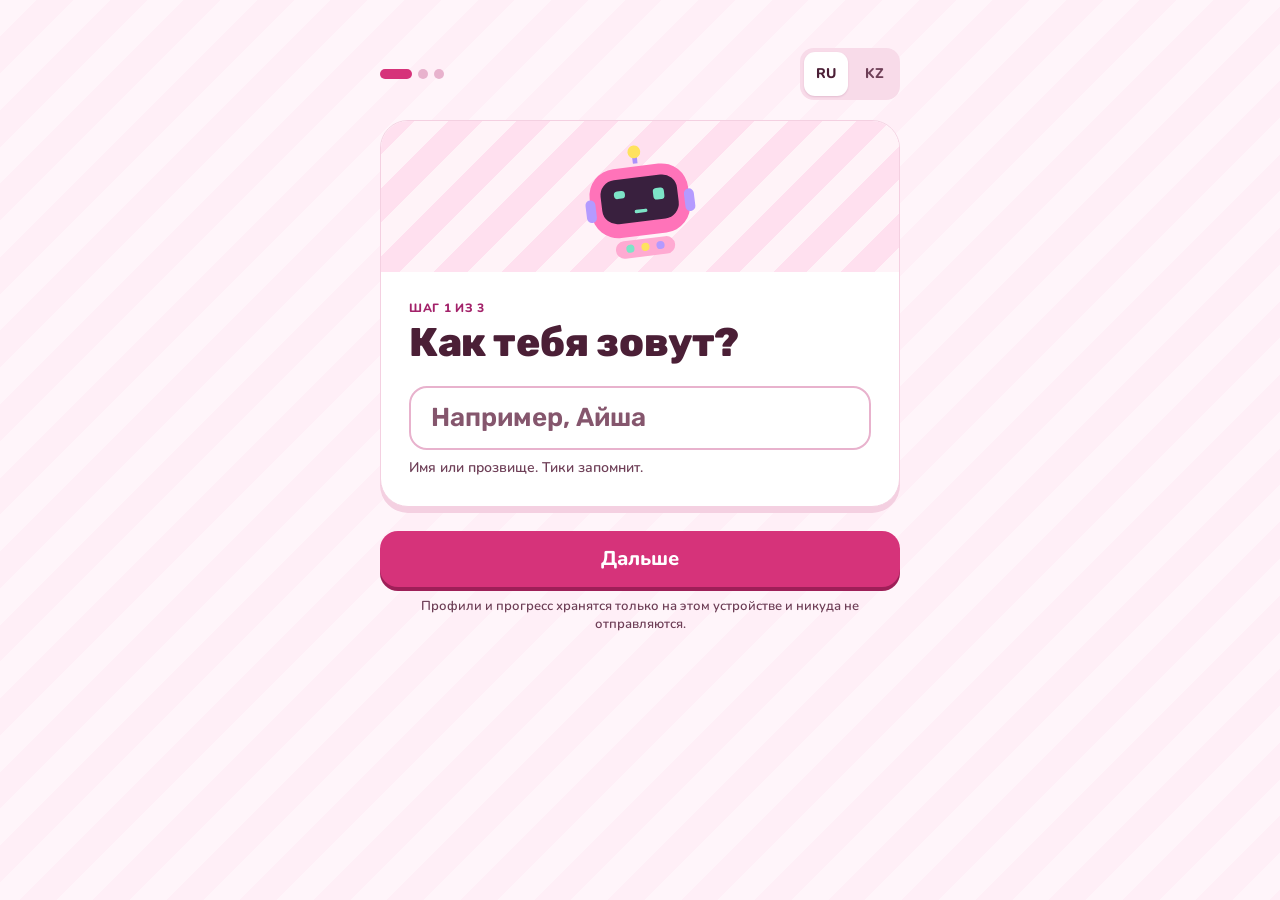
<file: index.html>
<!doctype html>
<html lang="ru" data-grade="1">
  <head>
    <meta charset="UTF-8" />
    <title>Математика разными способами</title>
    <meta name="viewport" content="width=device-width, initial-scale=1, viewport-fit=cover" />
    <meta name="description" content="Математика для 1 класса на русском и казахском: каждый пример — несколькими способами, по шагам. Задача дня, темы по программе, раздел для родителей." />
    <meta name="color-scheme" content="light dark" />
    <meta name="theme-color" content="#fff5fa" media="(prefers-color-scheme: light)" />
    <meta name="theme-color" content="#13151c" media="(prefers-color-scheme: dark)" />
    <link
      rel="icon"
      href="data:image/svg+xml,%3Csvg xmlns='http://www.w3.org/2000/svg' viewBox='0 0 40 40'%3E%3Crect width='40' height='40' rx='10' fill='%23171a26'/%3E%3Cpath d='M6 28 Q10 18 14 28 Q18 18 22 28' fill='none' stroke='%236ea0ff' stroke-width='3' stroke-linecap='round'/%3E%3Cpath d='M6 28 Q20 6 33 27' fill='none' stroke='%23ff53ab' stroke-width='3' stroke-linecap='round'/%3E%3Ccircle cx='33' cy='28' r='4' fill='%23fff'/%3E%3C/svg%3E"
    />
    <style>
      /* first paint before the bundle loads: the page background already follows the theme */
      :root { --paper: #fff5fa; --ink: #4b1f36; }
      @media (prefers-color-scheme: dark) { :root:not([data-theme='light']) { --paper: #13151c; --ink: #f2f0eb; color-scheme: dark; } }
      :root[data-theme='dark'] { --paper: #13151c; --ink: #f2f0eb; color-scheme: dark; }
      html, body { height: 100%; }
      body { margin: 0; background: var(--paper); color: var(--ink); }
    </style>
    <script type="module" crossorigin src="./assets/index-8dpW_qXH.js"></script>
    <link rel="stylesheet" crossorigin href="./assets/style-DuuGFxjP.css">
  </head>
  <body>
    <div id="root"></div>
    <noscript>Включите JavaScript, чтобы открыть приложение. / Қосымшаны ашу үшін JavaScript қосыңыз.</noscript>
  </body>
</html>
</file>
<file: assets/style-DuuGFxjP.css>
.focus-factory,.focus-overlay{--focus-ink:#59283d;--focus-main:#ff53ab;--focus-soft:#ffe1ef;color:var(--focus-ink);font-family:Nunito Variable,Nunito,system-ui,sans-serif}.focus-factory{background:#fff1f8;border-radius:28px;overflow:hidden;border:1px solid #f6c4df}.focus-tabs{display:flex;gap:4px;padding:6px;background:#fff1f8}.focus-tabs button{flex:1;min-height:48px;padding:8px 4px;border-radius:18px;font-weight:900;font-size:14px}.focus-tabs button[aria-selected=true]{background:#ff53ab;color:#fff;box-shadow:0 4px #ca387e}.focus-world{padding:16px 20px 20px;text-align:center;background:repeating-linear-gradient(135deg,#ffe0ef 0,#ffe0ef 24px,#fff3f8 24px,#fff3f8 48px);display:flex;flex-direction:column;gap:8px}.focus-world-head{display:flex;justify-content:space-between;gap:8px;font-size:12px;font-weight:900;text-transform:uppercase;letter-spacing:.04em}.focus-world h2{font-size:clamp(26px,6vw,38px);font-weight:1000;line-height:1.05;margin:4px 0 0}.focus-world>p:not(.focus-preview){font-weight:800;font-size:14px;margin:0}.focus-stage{position:relative;width:100%;max-width:520px;margin:auto;min-height:160px;flex:1;display:flex;align-items:end}.factory-machine{position:absolute;width:100%;height:100%;top:0;right:0;bottom:0;left:0;-o-object-fit:contain;object-fit:contain}.focus-tiki{display:block;width:160px;height:auto;max-width:100%}.focus-stage>.focus-tiki{position:absolute;left:0;bottom:12px;width:42%;filter:drop-shadow(0 5px 0 #bc769a30);animation:focus-float 4s ease-in-out infinite}.focus-conveyor{position:absolute;bottom:0;left:-5%;width:110%;display:flex;justify-content:space-around;background:repeating-linear-gradient(90deg,#6c3b4d 0,#6c3b4d 14px,#875064 14px,#875064 28px);border-radius:18px;color:#ffcf60;font-size:22px;line-height:22px;padding:4px}.focus-conveyor span{font-size:0}.focus-conveyor span:after{content:"🍬";font-size:24px;position:relative;top:-15px}.focus-jars{display:flex;justify-content:center;gap:18px;margin:6px auto 0;width:100%}.focus-jars>div{flex:1;max-width:120px}.focus-jar{height:54px;max-width:65px;margin:0 auto 4px;border:3px solid #d5a2db;border-top:8px solid #b394f2;border-radius:9px 9px 18px 18px;position:relative;overflow:hidden;background:#fff9;display:grid;place-items:center}.focus-jar i{position:absolute;bottom:0;left:0;right:0;background:repeating-linear-gradient(45deg,#ff6bad 0,#ff6bad 8px,#a2ecc5 8px,#a2ecc5 16px,#ffe768 16px,#ffe768 24px);min-height:4px}.focus-jar b{z-index:1;font-size:14px}.focus-jars span{display:block;font-size:12px;line-height:1.15;font-weight:900}.focus-preview{font-size:12px;margin:0}.focus-primary{display:flex;align-items:center;justify-content:center;gap:16px;background:#ff53ab;color:#fff;min-height:56px;width:100%;border-radius:22px;padding:10px 16px;font-size:24px;font-weight:1000;line-height:1.1;box-shadow:0 6px #ca387e;flex-shrink:0}.focus-primary:disabled{opacity:.45;box-shadow:none}.focus-primary:active:not(:disabled){transform:translateY(3px);box-shadow:0 3px #ca387e}.focus-pack-list,.focus-collection{padding:20px}.focus-pack-list h2,.focus-collection h2{font-size:30px;font-weight:1000;line-height:1.1;margin:6px 0 18px}.focus-pack-list{display:grid;grid-template-columns:1fr 1fr;gap:14px}.focus-pack-list h2{grid-column:1/-1;margin-bottom:0}.focus-pack{position:relative;display:flex;flex-direction:column;align-items:start;justify-content:end;min-height:225px;width:100%;text-align:left;border-radius:26px;padding:16px 12px 18px;margin:0;color:#fff;overflow:hidden;box-shadow:0 6px #512b4630;background:linear-gradient(140deg,#388a42,#2b5a31)}.focus-pack:first-of-type{grid-column:1/-1;min-height:200px}.focus-pack-pet{background:linear-gradient(140deg,#f5bb4f,#a96e22)}.focus-pack-moon{background:linear-gradient(140deg,#6353ee,#292064)}.focus-pack-knight{background:linear-gradient(140deg,#f56aa3,#9f4a53)}.focus-pack-farm{background:linear-gradient(140deg,#48b353,#246238)}.focus-pack .focus-pack-scene{position:absolute;width:150px;right:-6px;top:6px;margin:0;height:90px}.focus-pack:first-of-type .focus-pack-scene{width:210px;height:100px}.focus-pack strong{position:relative;font-size:clamp(19px,4.7vw,27px);font-weight:1000;line-height:1.08;text-shadow:0 2px 3px #0002}.focus-pack small{display:block;font-size:12px;margin-top:7px;font-weight:800}.focus-pack>b{position:absolute;right:14px;bottom:14px;font-size:20px}.focus-pack:disabled{opacity:.5}.focus-pack-scene>rect:first-child{fill:transparent}.focus-stickers{display:grid;grid-template-columns:repeat(3,minmax(0,1fr));gap:18px 10px;margin-top:20px}.focus-stickers>div{text-align:center;font-size:12px;min-width:0}.focus-stickers small{display:block}.focus-sticker{width:90px;max-width:100%;display:block;margin:auto}.is-locked .sticker-drawing{filter:grayscale(1);opacity:.2}.focus-collection{background:#fff7fc}.focus-collection>p{font-size:14px}.focus-overlay{position:fixed;top:0;right:0;bottom:0;left:0;z-index:100;background:repeating-linear-gradient(135deg,#ffe0ef 0,#ffe0ef 24px,#fff3f8 24px,#fff3f8 48px);display:flex;flex-direction:column;isolation:isolate;overflow:hidden;padding-top:env(safe-area-inset-top,0px);height:100dvh}.focus-feed-head{width:100%;max-width:900px;margin:0 auto;display:flex;align-items:center;gap:10px;padding:10px 14px;font-size:12px;flex-shrink:0}.focus-feed-head button{width:44px;min-height:44px;font-size:30px;background:#73364d18;border-radius:50%}.focus-feed-head strong{flex:1}.focus-feed-track{height:5px;background:#9f5b7b25;flex-shrink:0}.focus-feed-track i{display:block;height:100%;background:#ff53ab;transition:width .3s}.focus-feed-meta{display:flex;justify-content:space-between;gap:8px;max-width:900px;width:100%;margin:0 auto;padding:10px 18px 6px;font-size:12px;font-weight:900}.focus-feed-meta b{background:#fff9;border-radius:20px;padding:3px 10px}.focus-clip{width:100%;max-width:900px;min-height:0;flex:1;display:flex;flex-direction:column;margin:0 auto}.focus-clip-scroll{position:relative;overflow-y:auto;min-height:0;flex:1;padding:12px 16px 30px;overscroll-behavior:contain;text-align:center;display:flex;flex-direction:column}.focus-clip h2{position:relative;z-index:1;align-self:center;background:#fff;border-radius:26px;box-shadow:0 5px #ac77952b;font-size:clamp(23px,5.6vw,32px);line-height:1.15;font-weight:1000;white-space:pre-line;margin:0 auto;padding:14px 20px;max-width:100%}.focus-clip-hero{position:relative;flex:1;display:flex;flex-direction:column;justify-content:center;gap:12px;padding:24px 74px 10px 0;min-height:200px}.focus-equation{font-size:clamp(64px,10vw,82px);font-weight:1000;line-height:1.05;letter-spacing:-.05em;margin:8px -10px;overflow-wrap:anywhere}.focus-count-art{display:block;width:100%;max-width:400px;margin:0 auto;max-height:220px;overflow:visible}.focus-clip .focus-count-art{max-height:200px}.focus-clip .focus-pack-scene{height:85px;max-width:300px;width:100%;margin:0 auto}.focus-feedback{position:relative;z-index:1;min-height:22px;font-size:16px;font-weight:1000;margin:0}.focus-hint{font-weight:800;font-size:14px;background:#fffc;border-radius:15px;padding:12px;margin:0;line-height:1.35}.focus-side{position:absolute;right:10px;bottom:45px;display:flex;flex-direction:column;align-items:center;gap:12px;width:72px;z-index:3}.focus-side>.focus-tiki{width:64px;height:64px;border:3px solid #ff53ab;border-radius:50%;background:#fff}.focus-side button{display:flex;flex-direction:column;align-items:center;justify-content:center;gap:4px;font-size:12px;line-height:1.1;font-weight:900;min-height:52px;width:72px;border-radius:24px;background:#fff7}.focus-side button svg{width:24px;height:24px}.focus-voice-note{position:absolute;bottom:110px;right:60px;width:180px;font-size:12px;background:#fff;padding:10px;border-radius:14px}.focus-scene-belt{position:relative;flex-shrink:0;height:20px;border-radius:15px;background:repeating-linear-gradient(90deg,#6b3b4c 0,#6b3b4c 14px,#875164 14px,#875164 28px);margin:4px -10px 0}.focus-byline{position:absolute;bottom:5px;left:18px;font-size:12px;font-weight:900}.focus-scene-decor{position:absolute;top:0;right:0;bottom:0;left:0;pointer-events:none;color:#d8a2d1;font-size:30px;opacity:.6}.focus-scene-decor span{position:absolute;left:5%;top:18%}.focus-scene-decor span:nth-child(2){left:80%;top:26%}.focus-scene-decor span:nth-child(3){left:15%;top:65%;font-size:20px}.focus-clip-actions{position:relative;z-index:4;padding:12px 16px max(18px,env(safe-area-inset-bottom,0px));background:#fff;border-radius:28px 28px 0 0;flex-shrink:0}.focus-options{display:grid;grid-template-columns:repeat(2,minmax(0,1fr));gap:10px;margin-bottom:14px}.focus-options:has(button:nth-child(3):last-child){grid-template-columns:repeat(3,minmax(0,1fr))}.focus-options button{min-height:72px;border:0;background:#fff0f8;color:#59283d;border-radius:22px;font-size:34px;font-weight:1000;padding:10px 6px;box-shadow:0 5px #f1b4d3;overflow-wrap:anywhere}.focus-options button.is-correct{background:#9ce6c5;box-shadow:0 5px #49ae85}.focus-options button:focus-visible,.focus-side button:focus-visible{outline:3px solid #6b4ba7;outline-offset:2px}.focus-clip-actions .focus-primary{min-height:48px;font-size:20px}.focus-options:has(button:nth-child(4)) button{min-height:72px}.focus-skip{min-height:44px;padding:10px 18px;font-weight:900;display:block;margin:0 auto}.focus-end{flex:1;overflow:auto;max-width:600px;width:100%;margin:auto;padding:24px;text-align:center;display:flex;flex-direction:column;justify-content:center;align-items:center;gap:18px}.focus-end h2{font-size:28px;line-height:1.15;font-weight:1000}.focus-end>.focus-tiki{height:100px}.focus-end .focus-primary{max-width:400px}.focus-reward{position:relative;width:260px;max-width:100%;margin:0 auto;padding-top:20px}.focus-chest-art{width:100%;display:block;overflow:visible}.focus-reward .focus-sticker{position:absolute;width:62px;top:0;left:calc(50% - 31px);z-index:2;transition:transform .6s}.focus-reward:has(.is-open) .focus-sticker{transform:translateY(-22px) scale(1.3)}.chest-lid{transform-origin:35px 96px;transition:transform .5s ease}.is-open .chest-lid{transform:rotate(-24deg) translateY(-20px)}.chest-sparkles{animation:focus-pop .7s ease-out}.focus-arrive{animation:focus-arrive .4s ease-out both}.tiki-happy{animation:focus-pop .6s ease-out}.tiki-thinking{transform:rotate(-7deg)}.focus-theme-blocks{background:linear-gradient(#abe4ff 0,#abe4ff 65%,#9bdc8c 65%);--focus-main:#5d9753}.focus-theme-pet{background:radial-gradient(ellipse at 50% 60%,#ffebad,#ffca9c)}.focus-theme-moon{background:radial-gradient(ellipse at 60% 70%,#6d5dba,#25235b);color:#fff8e8}.focus-theme-knight{background:linear-gradient(#c8b4ee 0,#c8b4ee 70%,#f3a8bd 70%)}.focus-theme-farm{background:linear-gradient(#bcecff 0,#bcecff 60%,#9cda83 60%)}.focus-theme-moon .focus-clip h2,.focus-theme-moon .focus-hint,.focus-theme-moon .focus-side button,.focus-theme-moon .focus-feed-meta b{color:#59283d}.focus-theme-moon .focus-clip-scroll{color:#fff8e8}.focus-lesson{flex:1;min-height:0;overflow:auto;display:flex;flex-direction:column}.focus-lesson .screen-h{height:100%!important;min-height:0!important;background:transparent!important}.focus-lesson>.screen-h{flex:1}.focus-lesson [data-task-content]{min-height:0}.focus-lesson [data-lesson-equation]{font-size:64px;line-height:1.05;font-weight:1000}.focus-lesson [data-task-panel]{background:#fff9}.focus-lesson [data-task-panel] button{min-height:52px}.focus-lesson .lesson-voice{display:flex;align-items:center;gap:12px}.focus-lesson .lesson-voice button{background:#fff;border-radius:18px;padding:10px;display:flex;gap:8px;align-items:center;font-weight:900}.focus-lesson .focus-tiki{width:65px;height:60px}.focus-lesson .focus-count-art{height:140px}@keyframes focus-float{50%{transform:translateY(-5px)}}@keyframes focus-arrive{0%{transform:translateY(-7px);opacity:0}to{transform:translateY(0);opacity:1}}@keyframes focus-pop{50%{transform:translateY(-7px) rotate(5deg)}}@media(max-width:899px){.factory-today .today-heading{position:absolute;width:1px;height:1px;overflow:hidden;clip:rect(0 0 0 0);clip-path:inset(50%);white-space:nowrap;margin:0}.factory-today .focus-factory{margin:0 -20px;border:0;border-radius:0}.focus-world{height:calc(100dvh - 176px);min-height:420px}.focus-stage{min-height:110px}.focus-world h2,.focus-world .focus-primary{font-size:28px}}@media(min-width:900px){.focus-world{min-height:580px}.focus-stage{min-height:280px}.focus-world .focus-primary{max-width:500px;margin:auto}.focus-pack-list{grid-template-columns:repeat(3,minmax(0,1fr))}.focus-pack:first-of-type{grid-column:auto}.focus-stickers{grid-template-columns:repeat(4,minmax(0,1fr))}.focus-clip-scroll{padding-top:20px}.focus-clip-hero{padding-right:90px}.focus-clip .focus-count-art{max-height:260px}.focus-clip .focus-pack-scene{height:100px}.focus-options{grid-template-columns:repeat(4,minmax(0,1fr))}.focus-side{width:80px;right:25px}.focus-side button{width:80px;min-height:64px;font-size:12px}.focus-clip-actions .focus-primary{max-width:500px;margin:auto}}@media(max-height:700px){.focus-feed-head{padding-top:6px;padding-bottom:6px}.focus-feed-meta{padding:4px 14px}.focus-clip-scroll{padding-top:6px}.focus-clip h2{padding:10px 14px;font-size:23px}.focus-clip-hero{padding-top:10px;gap:6px;min-height:130px}.focus-clip .focus-count-art{max-height:120px}.focus-clip .focus-pack-scene{height:55px}.focus-equation{font-size:64px;margin:4px -10px}.focus-side{bottom:32px;gap:5px}.focus-side>.focus-tiki{width:54px;height:54px}.focus-options{gap:8px;margin-bottom:12px}.focus-clip-actions{padding-top:10px;padding-bottom:14px}.focus-end{padding:15px;gap:12px}.focus-world{min-height:385px;padding:10px 16px 15px;gap:6px}.focus-jars{gap:14px;margin-top:0}.focus-jar{height:43px}.focus-jars span{font-size:12px}.focus-world>p:not(.focus-preview){display:none}.focus-end>.focus-tiki{height:70px}.focus-reward{width:220px}}@media(prefers-reduced-motion:reduce){.focus-factory *,.focus-overlay *{animation:none!important;transition:none!important;scroll-behavior:auto!important}}.focus-factory-scenery{position:absolute;left:0;right:0;bottom:25px;height:160px;opacity:.13;pointer-events:none}.focus-factory-scenery .factory-machine{max-width:500px;margin:auto}.focus-clip-hero{z-index:1}.focus-theme-moon .focus-count-art{filter:drop-shadow(0 2px 0 #ffffff60)}.focus-sign-slot{display:inline-flex;align-items:center;justify-content:center;min-width:.9em;height:1em;margin:0 .12em;padding:0 .08em;border:4px dashed currentColor;border-radius:.18em;font-size:.72em;line-height:1;vertical-align:.08em;opacity:.85;letter-spacing:0}.focus-world-head{align-items:center;font-size:inherit;text-transform:none;letter-spacing:0}.focus-pill{background:#ff53ab;color:#fff;border-radius:999px;padding:7px 16px;font-size:16px;font-weight:1000;box-shadow:0 4px #ca387e;font-family:Rubik Variable,Nunito Variable,sans-serif}.focus-counter{background:#fff;color:#59283d;border-radius:999px;padding:6px 13px;font-size:16px;font-weight:1000;box-shadow:0 3px #f2c3d9}.focus-view-trends,.focus-view-stickers{background:#fff7fc}.focus-view-trends .focus-pack-list h2,.focus-view-stickers .focus-collection h2{font-family:Rubik Variable,Nunito Variable,sans-serif;font-size:32px}.focus-pack>span{padding-right:26px}.focus-feed-segments{flex:1;display:flex;gap:4px;align-items:center}.focus-feed-segments i{flex:1;height:6px;border-radius:999px;background:#9f5b7b2e}.focus-feed-segments i.is-done{background:#ff53ab}.focus-feed-segments i.is-now{background:linear-gradient(90deg,#ff53ab 45%,#9f5b7b2e 45%)}.focus-feed-score{flex-shrink:0;background:#ff53ab;color:#fff;border-radius:999px;padding:5px 11px;font-size:13px;font-weight:1000;box-shadow:0 3px #ca387e;white-space:nowrap}[data-band=quest]{--u-page: radial-gradient(ellipse at 50% 0%, #2c6b50 0%, #173f33 60%) fixed, #173f33;--u-surface: #21523f;--u-surface-2: #2a6049;--u-line: rgba(255, 246, 220, .18);--u-ink: #fff7e3;--u-muted: #d3e6d8;--u-main: #ffb43d;--u-main-ink: #2a1600;--u-main-edge: #c27a10;--u-tile: #fff6df;--u-tile-ink: #26231c;--u-tile-edge: #d9c48e;--u-ok: #2fbf71;--u-oops: #ff8a6b;--u-accent: #ffd25e}[data-band=lab]{--u-page: linear-gradient(rgba(120, 170, 255, .07) 1px, transparent 1px) 0 0 / 28px 28px, linear-gradient(90deg, rgba(120, 170, 255, .07) 1px, transparent 1px) 0 0 / 28px 28px, #0c1733;--u-surface: #13234a;--u-surface-2: #1a2e5e;--u-line: rgba(160, 200, 255, .22);--u-ink: #eaf6ff;--u-muted: #b3c6ea;--u-main: #2ee6d6;--u-main-ink: #052b2a;--u-main-edge: #129d92;--u-tile: #e8fbff;--u-tile-ink: #0c1733;--u-tile-edge: #9fd8e6;--u-ok: #34d399;--u-oops: #ff9aa2;--u-accent: #7dd3fc}[data-band=feed]{--u-page: radial-gradient(ellipse at 20% 0%, rgba(162, 75, 255, .25), transparent 60%) fixed, radial-gradient(ellipse at 90% 30%, rgba(255, 61, 154, .18), transparent 55%) fixed, #0d0d12;--u-surface: #1a1a24;--u-surface-2: #23232f;--u-line: rgba(255, 255, 255, .14);--u-ink: #f5f3ff;--u-muted: #c2bdd6;--u-main: linear-gradient(90deg, #d6246f, #8b3ff0);--u-main-ink: #ffffff;--u-main-edge: #5b1a8f;--u-tile: #262633;--u-tile-ink: #ffffff;--u-tile-edge: #3d3d52;--u-ok: #34d399;--u-oops: #ff9ab8;--u-accent: #f0abfc}[data-band=pro]{--u-page: #f4f5f7;--u-surface: #ffffff;--u-surface-2: #f1f3f6;--u-line: #dde1e7;--u-ink: #10131a;--u-muted: #555e6c;--u-main: #111827;--u-main-ink: #ffffff;--u-main-edge: #000000;--u-tile: #ffffff;--u-tile-ink: #10131a;--u-tile-edge: #cfd5dd;--u-ok: #0f9d58;--u-oops: #c2410c;--u-accent: #0d9488}.upper-app{min-height:100dvh;background:var(--u-page)!important;color:var(--u-ink)}html:has(.upper-app[data-band=quest]),html:has(.upper-app[data-band=quest]) body{background:#173f33}html:has(.upper-app[data-band=lab]),html:has(.upper-app[data-band=lab]) body{background:#0c1733}html:has(.upper-app[data-band=feed]),html:has(.upper-app[data-band=feed]) body{background:#0d0d12}html:has(.upper-app[data-band=pro]),html:has(.upper-app[data-band=pro]) body{background:#f4f5f7}.upper-app [data-kid-nav],.upper-app [data-kid-side]{background:var(--u-surface)!important;border-color:var(--u-line)!important;color:var(--u-ink)}.upper-app [data-kid-nav] button,.upper-app [data-kid-side] button,.upper-app [data-kid-side] span{color:var(--u-ink)!important}.upper-app [data-kid-nav] button[aria-current=page]>span:first-child{background:var(--u-main)!important;color:var(--u-main-ink)!important}.upper-app [data-kid-side] nav button[aria-current=page]{background:var(--u-surface-2)!important}.upper-app [data-kid-side] .bg-sheet-2{background:var(--u-surface-2)!important}.upper-page-inner{max-width:1040px;margin:0 auto;padding:16px 16px 8px;color:var(--u-ink);font-family:Nunito Variable,Nunito,system-ui,sans-serif}@media(min-width:1024px){.upper-page-inner{padding:36px 40px 8px}}.upper-kid-head{display:flex;align-items:center;gap:12px;margin-bottom:12px}.upper-kid-who{display:flex;align-items:center;gap:10px;flex:1;min-width:0;text-align:left}.upper-kid-who b{display:block;font-size:17px;font-weight:900;line-height:1.15}.upper-kid-who small{display:block;font-size:13px;font-weight:800;color:var(--u-muted)}.upper-round{display:grid;place-items:center;width:44px;height:44px;flex-shrink:0;border-radius:999px;border:1px solid var(--u-line);background:var(--u-surface);color:var(--u-ink);font-size:24px;font-weight:900;line-height:1}.upper-world{display:flex;flex-direction:column;gap:14px;max-width:640px;margin:0 auto}@media(min-width:1024px){.upper-world{max-width:760px}}@media(max-height:700px){.upper-world .upper-under{display:none}}.upper-world-head{display:flex;align-items:center;justify-content:space-between;gap:10px}.upper-pill{font-weight:1000;font-size:22px;color:var(--u-accent)}.upper-chip{display:inline-flex;align-items:center;gap:6px;min-height:34px;padding:4px 12px;border-radius:999px;background:var(--u-surface);border:1px solid var(--u-line);font-weight:900;font-size:14px;white-space:nowrap}.upper-sub,.upper-under{margin:0;font-size:15px;font-weight:800;color:var(--u-muted);text-align:center}.upper-brand{font-size:26px;font-weight:1000;letter-spacing:-.02em}.upper-lab-title{margin:0;min-width:0;font-size:clamp(21px,7vw,30px);font-weight:1000;letter-spacing:.04em;text-transform:uppercase}.upper-label{display:block;font-size:12px;font-weight:900;letter-spacing:.08em;text-transform:uppercase;color:var(--u-accent)}.upper-card{display:flex;flex-direction:column;gap:8px;padding:18px;border-radius:22px;background:var(--u-surface);border:1px solid var(--u-line);color:var(--u-ink);text-align:left}.upper-card h2{margin:0;font-size:24px;font-weight:1000;line-height:1.15}.upper-card p{margin:0;font-weight:800;color:var(--u-muted)}.upper-card-btn strong{font-size:19px;font-weight:1000;line-height:1.2}.upper-card-btn small{font-size:13px;font-weight:800;color:var(--u-muted)}.upper-big-num{font-size:32px!important;font-variant-numeric:tabular-nums}.upper-duo{display:grid;grid-template-columns:repeat(2,minmax(0,1fr));gap:12px}.upper-primary{display:flex;align-items:center;justify-content:center;gap:12px;width:100%;min-height:56px;padding:10px 18px;border-radius:20px;background:var(--u-main);color:var(--u-main-ink);font-size:21px;font-weight:1000;line-height:1.1;box-shadow:0 5px 0 var(--u-main-edge);border:0}.upper-primary.is-big{min-height:68px;font-size:28px;border-radius:24px}.upper-primary:disabled{opacity:.45;box-shadow:none}.upper-primary:active:not(:disabled){transform:translateY(3px);box-shadow:0 2px 0 var(--u-main-edge)}.upper-secondary{display:flex;align-items:center;justify-content:center;width:100%;min-height:52px;border-radius:18px;background:var(--u-surface);border:2px solid var(--u-line);color:var(--u-ink);font-size:18px;font-weight:900}.upper-path{position:relative;width:100%;max-width:420px;margin:0 auto}@media(min-width:1024px){.upper-path{max-width:520px}}.upper-path>svg{position:absolute;top:0;right:0;bottom:0;left:0;width:100%;height:100%}.upper-node{position:absolute;display:flex;align-items:center;gap:6px;transform:translate(-27px,-50%)}.upper-node.is-right{flex-direction:row-reverse;transform:translate(calc(-100% + 27px),-50%)}.upper-node.is-now{transform:translate(-36px,-50%)}.upper-node.is-now.is-right{transform:translate(calc(-100% + 36px),-50%)}.upper-node-dot{display:grid;place-items:center;width:54px;height:54px;border-radius:999px;font-size:24px;font-weight:1000;background:#c9d4cc;color:#1d3a2f;box-shadow:0 5px #00000040}.upper-node.is-now .upper-node-dot{width:72px;height:72px;font-size:32px;background:var(--u-main);color:var(--u-main-ink);box-shadow:0 6px 0 var(--u-main-edge),0 0 0 8px #ffb43d40;animation:upper-pulse 2.4s ease-in-out infinite}.upper-node.is-done .upper-node-dot{background:var(--u-accent);color:#3b2a00}.upper-node.is-going .upper-node-dot{background:#fff1cc}.upper-node-label{max-width:128px;font-size:12px;font-weight:900;line-height:1.2;padding:3px 8px;border-radius:10px;background:#00000059;color:#fff7e3}.upper-node-label em{display:block;font-style:normal;color:#ffd25e;font-size:12px}.upper-node-label em.is-due{color:#9ee2ff}.upper-path-mascot{position:absolute;width:74px}.upper-mascot{display:block;width:100%;height:auto}@keyframes upper-pulse{50%{transform:scale(1.05)}}.upper-flasks{position:relative;display:flex;align-items:flex-end;justify-content:center;gap:clamp(6px,2vw,12px);min-height:170px;padding:10px 0 14px;border-bottom:6px solid rgba(160,200,255,.25)}.upper-flask{position:relative;flex-shrink:0;width:clamp(30px,9vw,46px);height:120px;border:3px solid #9be7ff;border-top-width:8px;border-radius:8px 8px 22px 22px;overflow:hidden;background:#dcfaff14}.upper-flask i{position:absolute;inset:auto 0 0 0;height:max(8%,var(--fill));background:hsl(var(--hue) 80% 58%);animation:upper-bubble 3s ease-in-out infinite}.upper-flask b{position:absolute;inset:auto 0 6px 0;text-align:center;font-weight:1000;color:#052b2a}.upper-flask.is-now{border-color:var(--u-main);box-shadow:0 0 0 4px #2ee6d640}.upper-flask-mascot{width:clamp(62px,19vw,96px);flex-shrink:0;margin-left:4px}@keyframes upper-bubble{50%{filter:brightness(1.15)}}.upper-stories{display:flex;gap:12px;overflow-x:auto;padding:2px 2px 6px;scrollbar-width:none}.upper-stories button{display:flex;flex-direction:column;align-items:center;gap:6px;flex:0 0 66px;color:var(--u-ink)}.upper-stories span{display:grid;place-items:center;width:62px;height:62px;border-radius:999px;background:var(--u-surface-2);border:3px solid var(--u-line);font-size:24px}.upper-stories .has-ring span{border:3px solid transparent;background:linear-gradient(var(--u-surface-2),var(--u-surface-2)) padding-box,linear-gradient(135deg,#ff3d9a,#a24bff,#ffb12e) border-box}.upper-stories small{font-size:12px;font-weight:900;line-height:1.15;text-align:center;overflow-wrap:anywhere}.upper-post{display:flex;flex-direction:column;gap:8px;padding:16px;border-radius:22px;background:var(--u-surface);border:1px solid var(--u-line);text-align:left;color:var(--u-ink)}.upper-post header{display:flex;align-items:center;gap:10px}.upper-post-avatar{width:40px;height:40px;border-radius:999px;overflow:hidden;background:var(--u-surface-2)}.upper-post header small{margin-left:auto;font-weight:800;color:var(--u-muted)}.upper-post h2{margin:0;font-size:26px;font-weight:1000;line-height:1.12}.upper-post p{margin:0;font-weight:800;color:var(--u-muted)}.upper-post-pack{border:0;color:#fff;min-height:120px;justify-content:flex-end}.upper-post-pack .upper-label{color:#ffffffeb}.upper-post-pack strong{font-size:26px;font-weight:1000;line-height:1.1}.upper-post-pack small{font-weight:800}.upper-pro-main{position:relative;padding-right:110px}.upper-pro-mascot{position:absolute;right:12px;top:12px;width:86px}.upper-tiles{display:grid;grid-template-columns:repeat(2,minmax(0,1fr));gap:10px}@media(min-width:720px){.upper-tiles{grid-template-columns:repeat(4,minmax(0,1fr))}}.upper-tiles>div{display:flex;flex-direction:column;gap:4px;padding:14px;border-radius:18px;background:var(--u-surface);border:1px solid var(--u-line)}.upper-tiles b{font-size:28px;font-weight:1000;font-variant-numeric:tabular-nums}.upper-tiles b small{font-size:16px;color:var(--u-muted)}.upper-tiles span{font-size:13px;font-weight:800;color:var(--u-muted)}.upper-weak{list-style:none;margin:0;padding:0;display:flex;flex-direction:column;gap:8px}.upper-weak li{display:grid;grid-template-columns:minmax(0,1fr) auto auto;align-items:center;gap:10px;font-weight:800}.upper-weak small{color:var(--u-oops);font-weight:900}.upper-weak button,.upper-topic button{min-height:40px;padding:6px 12px;border-radius:12px;background:var(--u-surface-2);border:1px solid var(--u-line);font-weight:900;font-size:14px;color:var(--u-ink)}.upper-ent{border:2px solid var(--u-ink)}.upper-panel{max-width:900px;margin:0 auto}.upper-h1{margin:4px 0 6px;font-size:32px;font-weight:1000;line-height:1.1}.upper-lead{margin:0 0 16px;font-weight:800;color:var(--u-muted)}.upper-packs{display:grid;grid-template-columns:repeat(2,minmax(0,1fr));gap:12px;margin-top:14px}@media(min-width:900px){.upper-packs{grid-template-columns:repeat(3,minmax(0,1fr))}}.upper-pack{display:flex;flex-direction:column;justify-content:space-between;min-height:190px;padding:14px;border-radius:22px;color:#fff;text-align:left;box-shadow:0 5px #00000040;overflow:hidden}.upper-pack.is-hit{grid-column:1 / -1;min-height:200px}.upper-pack-art{font-size:44px;line-height:1;text-align:right}.upper-pack-text{display:flex;flex-direction:column;gap:3px}.upper-pack-text strong{font-size:20px;font-weight:1000;line-height:1.12;text-shadow:0 1px 2px rgba(0,0,0,.35)}.upper-pack.is-hit .upper-pack-text strong{font-size:26px}.upper-pack-text small{font-size:13px;font-weight:800;text-shadow:0 1px 2px rgba(0,0,0,.35)}.upper-pack-badges{display:flex;gap:6px}.upper-pack-badges em{font-style:normal;font-size:12px;font-weight:900;padding:2px 8px;border-radius:999px;background:#00000059}.upper-stickers{display:grid;grid-template-columns:repeat(3,minmax(0,1fr));gap:16px 10px}@media(min-width:900px){.upper-stickers{grid-template-columns:repeat(6,minmax(0,1fr))}}.upper-stickers>div{position:relative;display:flex;flex-direction:column;align-items:center;gap:6px;padding:10px 4px;border-radius:18px;background:var(--u-surface);border:1px solid var(--u-line);text-align:center}.upper-stickers>div.is-next{border:2px solid var(--u-main-edge)}.upper-stickers em{position:absolute;top:-10px;font-style:normal;font-size:12px;font-weight:900;padding:2px 8px;border-radius:999px;background:var(--u-tile);color:var(--u-tile-ink)}.upper-stickers strong{font-size:13px;font-weight:900}.upper-sticker.is-locked{filter:grayscale(1)}.upper-quarter{margin-bottom:18px}.upper-quarter h2{margin:0 0 8px;font-size:15px;font-weight:900;letter-spacing:.06em;text-transform:uppercase;color:var(--u-muted)}.upper-quarter h2.is-now{color:var(--u-accent)}.upper-topic-list{list-style:none;margin:0;padding:0;display:flex;flex-direction:column;gap:8px}.upper-topic{display:grid;grid-template-columns:44px minmax(0,1fr) auto;align-items:center;gap:12px;padding:12px;border-radius:18px;background:var(--u-surface);border:1px solid var(--u-line)}.upper-topic.is-now{border:2px solid var(--u-accent)}.upper-topic-num{display:grid;place-items:center;width:44px;height:44px;border-radius:14px;background:var(--u-surface-2);font-weight:1000;font-size:18px}.upper-topic.is-done .upper-topic-num{background:var(--u-ok);color:#04210f}.upper-topic-text b{display:block;font-size:16px;font-weight:900;line-height:1.2}.upper-topic-text small{display:block;font-size:13px;font-weight:800;color:var(--u-muted)}.upper-bar{display:block;height:6px;margin-top:6px;border-radius:999px;background:var(--u-surface-2);overflow:hidden}.upper-bar>i{display:block;height:100%;background:var(--u-ok)}.upper-overlay{position:fixed;top:0;right:0;bottom:0;left:0;z-index:100;display:flex;flex-direction:column;height:100dvh;padding-top:env(safe-area-inset-top,0px);background:var(--u-pack, var(--u-page));color:var(--u-ink);font-family:Nunito Variable,Nunito,system-ui,sans-serif;overflow:hidden;isolation:isolate}.upper-overlay[data-pack]{color:#fff;--u-ink: #fff;--u-muted: rgba(255, 255, 255, .86)}.upper-feed-head{display:flex;align-items:center;gap:10px;width:100%;max-width:900px;margin:0 auto;padding:10px 14px}.upper-segments{display:flex;flex:1;gap:4px}.upper-segments i{flex:1;height:6px;border-radius:999px;background:#7f7f7f59}.upper-segments i.is-done{background:var(--u-ok)}.upper-segments i.is-now{background:var(--u-accent)}.upper-score{flex-shrink:0;padding:6px 12px;border-radius:999px;background:var(--u-tile);color:var(--u-tile-ink);font-size:14px;font-weight:1000;white-space:nowrap}.upper-clip{display:flex;flex-direction:column;flex:1;min-height:0;width:100%;max-width:900px;margin:0 auto}.upper-clip-scroll{position:relative;flex:1;min-height:0;overflow-y:auto;overscroll-behavior:contain;display:flex;flex-direction:column;align-items:center;gap:10px;padding:6px 76px 20px 16px;text-align:center}.upper-meta{margin:auto 0 0;font-size:13px;font-weight:900;color:var(--u-muted);text-transform:uppercase;letter-spacing:.06em}.upper-prompt{margin:0;max-width:34ch;padding:12px 18px;border-radius:20px;background:var(--u-tile);color:var(--u-tile-ink);font-size:22px;font-weight:1000;line-height:1.2;box-shadow:0 4px 0 var(--u-tile-edge)}.upper-expr{margin:6px 0 0;font-size:clamp(34px,9vw,60px);font-weight:1000;line-height:1.1;letter-spacing:-.01em;overflow-wrap:anywhere;font-variant-numeric:tabular-nums}.upper-expr.is-long{font-size:clamp(24px,6vw,40px)}.upper-picture{width:100%;max-width:360px;padding:10px;border-radius:20px;background:var(--u-tile);color:var(--u-tile-ink)}.upper-pic{display:block;width:100%;height:auto;max-height:210px}.upper-pic-square{max-width:230px;margin:0 auto}.upper-hint,.upper-explain{margin:0;max-width:40ch;padding:10px 14px;border-radius:16px;background:#00000038;font-weight:800;font-size:15px;line-height:1.35}[data-band=pro] .upper-hint,[data-band=pro] .upper-explain{background:#eef1f5}.upper-feedback{margin:0 0 auto;min-height:26px;font-size:20px;font-weight:1000}.is-resolved .upper-feedback{color:var(--u-ok)}.upper-side{position:absolute;right:10px;top:30px;display:flex;flex-direction:column;align-items:center;gap:10px;width:60px}.upper-side-mascot{width:58px}.upper-side-btn{display:flex;flex-direction:column;align-items:center;gap:2px;width:58px;padding:6px 0;border-radius:16px;background:var(--u-surface);border:1px solid var(--u-line);color:var(--u-ink);font-size:12px;font-weight:900;line-height:1.1}.upper-actions{flex-shrink:0;padding:12px 14px max(14px,env(safe-area-inset-bottom,0px));border-radius:26px 26px 0 0;background:var(--u-surface);border-top:1px solid var(--u-line);display:flex;flex-direction:column;gap:10px}.upper-options{display:grid;grid-template-columns:repeat(2,minmax(0,1fr));gap:10px}.upper-options.n3{grid-template-columns:repeat(3,minmax(0,1fr))}.upper-options.n5>button:last-child{grid-column:1 / -1}.upper-options button{min-height:64px;padding:8px 10px;border-radius:18px;background:var(--u-tile);color:var(--u-tile-ink);border:2px solid var(--u-tile-edge);box-shadow:0 4px 0 var(--u-tile-edge);font-size:22px;font-weight:1000;line-height:1.15;overflow-wrap:anywhere}.upper-options button.is-correct{background:var(--u-ok);color:#03150a;border-color:var(--u-ok)}.upper-options button:disabled:not(.is-correct){opacity:.55}.upper-pad{display:flex;flex-direction:column;gap:8px}.upper-input{display:grid;place-items:center;min-height:56px;border-radius:16px;background:var(--u-tile);color:var(--u-tile-ink);border:2px solid var(--u-tile-edge);font-size:30px;font-weight:1000;font-variant-numeric:tabular-nums}.upper-input-ph{opacity:.35}.upper-keys{display:grid;grid-template-columns:repeat(5,minmax(0,1fr));gap:6px}.upper-keys button{min-height:48px;border-radius:14px;background:var(--u-surface-2);border:1px solid var(--u-line);color:var(--u-ink);font-size:22px;font-weight:1000}.upper-keys button:disabled{opacity:.4}.upper-skip{align-self:center;margin:0 0 max(10px,env(safe-area-inset-bottom,0px));min-height:44px;padding:6px 18px;border-radius:999px;background:var(--u-surface);border:1px solid var(--u-line);color:var(--u-ink);font-weight:900}.upper-end{flex:1;display:flex;flex-direction:column;align-items:center;justify-content:center;gap:12px;width:100%;max-width:520px;margin:0 auto;padding:16px 20px max(20px,env(safe-area-inset-bottom,0px));text-align:center}.upper-end h2{margin:0;font-size:30px;font-weight:1000;line-height:1.15}.upper-end-mascot{width:110px}.upper-end-line{margin:0;font-size:18px;font-weight:900}.upper-end-note{margin:0;font-size:13px;font-weight:800;color:var(--u-muted)}.upper-end-actions{display:flex;flex-direction:column;gap:10px;width:100%}.upper-reward{position:relative;width:180px}.upper-chest{display:block;width:100%;height:auto}.upper-chest-lid{transform-origin:20px 60px;transition:transform .5s ease}.upper-chest.is-open .upper-chest-lid{transform:rotate(-24deg) translateY(-10px)}.upper-reward-sticker{position:absolute;left:50%;top:30%;transform:translate(-50%) scale(.6);opacity:0;transition:transform .6s ease .2s,opacity .4s ease .2s}.upper-reward-sticker.is-up{transform:translate(-50%,-70%) scale(1);opacity:1}@media(max-width:380px){.upper-clip-scroll{padding-right:68px}.upper-prompt{font-size:19px}.upper-keys button{min-height:44px}}@media(max-height:700px){.upper-expr{font-size:clamp(28px,7vw,44px)}.upper-options button{min-height:54px}.upper-keys button{min-height:42px}.upper-input{min-height:46px;font-size:26px}}@media(min-width:900px){.upper-clip-scroll{padding-right:96px}.upper-keys{max-width:520px;margin:0 auto;width:100%}.upper-actions{max-width:900px;width:100%;margin:0 auto}}@media(prefers-reduced-motion:reduce){.upper-node.is-now .upper-node-dot,.upper-flask i{animation:none}.upper-chest-lid,.upper-reward-sticker{transition:none}}.upper-sub-row{display:flex;align-items:center;justify-content:space-between;gap:10px}.upper-sub-row .upper-sub{margin:0;min-width:0}.upper-quest-link{display:inline-flex;flex-shrink:0;align-items:center;gap:4px;min-height:44px;padding:0 14px;border-radius:999px;background:#fff3;border:1px solid #fff6;color:inherit;font-size:14px;font-weight:900;text-decoration:none}@font-face{font-family:Nunito Variable;font-style:normal;font-display:swap;font-weight:200 1000;src:url([data-uri]) format("woff2-variations");unicode-range:U+0460-052F,U+1C80-1C8A,U+20B4,U+2DE0-2DFF,U+A640-A69F,U+FE2E-FE2F}@font-face{font-family:Nunito Variable;font-style:normal;font-display:swap;font-weight:200 1000;src:url([data-uri]) format("woff2-variations");unicode-range:U+0301,U+0400-045F,U+0490-0491,U+04B0-04B1,U+2116}@font-face{font-family:Nunito Variable;font-style:normal;font-display:swap;font-weight:200 1000;src:url([data-uri]) format("woff2-variations");unicode-range:U+0000-00FF,U+0131,U+0152-0153,U+02BB-02BC,U+02C6,U+02DA,U+02DC,U+0304,U+0308,U+0329,U+2000-206F,U+20AC,U+2122,U+2191,U+2193,U+2212,U+2215,U+FEFF,U+FFFD}@font-face{font-family:Rubik Variable;font-style:normal;font-display:swap;font-weight:300 900;src:url([data-uri]) format("woff2-variations");unicode-range:U+0460-052F,U+1C80-1C8A,U+20B4,U+2DE0-2DFF,U+A640-A69F,U+FE2E-FE2F}@font-face{font-family:Rubik Variable;font-style:normal;font-display:swap;font-weight:300 900;src:url([data-uri]) format("woff2-variations");unicode-range:U+0301,U+0400-045F,U+0490-0491,U+04B0-04B1,U+2116}@font-face{font-family:Rubik Variable;font-style:normal;font-display:swap;font-weight:300 900;src:url([data-uri]) format("woff2-variations");unicode-range:U+0000-00FF,U+0131,U+0152-0153,U+02BB-02BC,U+02C6,U+02DA,U+02DC,U+0304,U+0308,U+0329,U+2000-206F,U+20AC,U+2122,U+2191,U+2193,U+2212,U+2215,U+FEFF,U+FFFD}*,:before,:after{--tw-border-spacing-x: 0;--tw-border-spacing-y: 0;--tw-translate-x: 0;--tw-translate-y: 0;--tw-rotate: 0;--tw-skew-x: 0;--tw-skew-y: 0;--tw-scale-x: 1;--tw-scale-y: 1;--tw-pan-x: ;--tw-pan-y: ;--tw-pinch-zoom: ;--tw-scroll-snap-strictness: proximity;--tw-gradient-from-position: ;--tw-gradient-via-position: ;--tw-gradient-to-position: ;--tw-ordinal: ;--tw-slashed-zero: ;--tw-numeric-figure: ;--tw-numeric-spacing: ;--tw-numeric-fraction: ;--tw-ring-inset: ;--tw-ring-offset-width: 0px;--tw-ring-offset-color: #fff;--tw-ring-color: rgb(59 130 246 / .5);--tw-ring-offset-shadow: 0 0 #0000;--tw-ring-shadow: 0 0 #0000;--tw-shadow: 0 0 #0000;--tw-shadow-colored: 0 0 #0000;--tw-blur: ;--tw-brightness: ;--tw-contrast: ;--tw-grayscale: ;--tw-hue-rotate: ;--tw-invert: ;--tw-saturate: ;--tw-sepia: ;--tw-drop-shadow: ;--tw-backdrop-blur: ;--tw-backdrop-brightness: ;--tw-backdrop-contrast: ;--tw-backdrop-grayscale: ;--tw-backdrop-hue-rotate: ;--tw-backdrop-invert: ;--tw-backdrop-opacity: ;--tw-backdrop-saturate: ;--tw-backdrop-sepia: ;--tw-contain-size: ;--tw-contain-layout: ;--tw-contain-paint: ;--tw-contain-style: }::backdrop{--tw-border-spacing-x: 0;--tw-border-spacing-y: 0;--tw-translate-x: 0;--tw-translate-y: 0;--tw-rotate: 0;--tw-skew-x: 0;--tw-skew-y: 0;--tw-scale-x: 1;--tw-scale-y: 1;--tw-pan-x: ;--tw-pan-y: ;--tw-pinch-zoom: ;--tw-scroll-snap-strictness: proximity;--tw-gradient-from-position: ;--tw-gradient-via-position: ;--tw-gradient-to-position: ;--tw-ordinal: ;--tw-slashed-zero: ;--tw-numeric-figure: ;--tw-numeric-spacing: ;--tw-numeric-fraction: ;--tw-ring-inset: ;--tw-ring-offset-width: 0px;--tw-ring-offset-color: #fff;--tw-ring-color: rgb(59 130 246 / .5);--tw-ring-offset-shadow: 0 0 #0000;--tw-ring-shadow: 0 0 #0000;--tw-shadow: 0 0 #0000;--tw-shadow-colored: 0 0 #0000;--tw-blur: ;--tw-brightness: ;--tw-contrast: ;--tw-grayscale: ;--tw-hue-rotate: ;--tw-invert: ;--tw-saturate: ;--tw-sepia: ;--tw-drop-shadow: ;--tw-backdrop-blur: ;--tw-backdrop-brightness: ;--tw-backdrop-contrast: ;--tw-backdrop-grayscale: ;--tw-backdrop-hue-rotate: ;--tw-backdrop-invert: ;--tw-backdrop-opacity: ;--tw-backdrop-saturate: ;--tw-backdrop-sepia: ;--tw-contain-size: ;--tw-contain-layout: ;--tw-contain-paint: ;--tw-contain-style: }*,:before,:after{box-sizing:border-box;border-width:0;border-style:solid;border-color:#e5e7eb}:before,:after{--tw-content: ""}html,:host{line-height:1.5;-webkit-text-size-adjust:100%;-moz-tab-size:4;-o-tab-size:4;tab-size:4;font-family:ui-sans-serif,system-ui,sans-serif,"Apple Color Emoji","Segoe UI Emoji",Segoe UI Symbol,"Noto Color Emoji";font-feature-settings:normal;font-variation-settings:normal;-webkit-tap-highlight-color:transparent}body{margin:0;line-height:inherit}hr{height:0;color:inherit;border-top-width:1px}abbr:where([title]){-webkit-text-decoration:underline dotted;text-decoration:underline dotted}h1,h2,h3,h4,h5,h6{font-size:inherit;font-weight:inherit}a{color:inherit;text-decoration:inherit}b,strong{font-weight:bolder}code,kbd,samp,pre{font-family:ui-monospace,SFMono-Regular,Menlo,Monaco,Consolas,Liberation Mono,Courier New,monospace;font-feature-settings:normal;font-variation-settings:normal;font-size:1em}small{font-size:80%}sub,sup{font-size:75%;line-height:0;position:relative;vertical-align:baseline}sub{bottom:-.25em}sup{top:-.5em}table{text-indent:0;border-color:inherit;border-collapse:collapse}button,input,optgroup,select,textarea{font-family:inherit;font-feature-settings:inherit;font-variation-settings:inherit;font-size:100%;font-weight:inherit;line-height:inherit;letter-spacing:inherit;color:inherit;margin:0;padding:0}button,select{text-transform:none}button,input:where([type=button]),input:where([type=reset]),input:where([type=submit]){-webkit-appearance:button;background-color:transparent;background-image:none}:-moz-focusring{outline:auto}:-moz-ui-invalid{box-shadow:none}progress{vertical-align:baseline}::-webkit-inner-spin-button,::-webkit-outer-spin-button{height:auto}[type=search]{-webkit-appearance:textfield;outline-offset:-2px}::-webkit-search-decoration{-webkit-appearance:none}::-webkit-file-upload-button{-webkit-appearance:button;font:inherit}summary{display:list-item}blockquote,dl,dd,h1,h2,h3,h4,h5,h6,hr,figure,p,pre{margin:0}fieldset{margin:0;padding:0}legend{padding:0}ol,ul,menu{list-style:none;margin:0;padding:0}dialog{padding:0}textarea{resize:vertical}input::-moz-placeholder,textarea::-moz-placeholder{opacity:1;color:#9ca3af}input::placeholder,textarea::placeholder{opacity:1;color:#9ca3af}button,[role=button]{cursor:pointer}:disabled{cursor:default}img,svg,video,canvas,audio,iframe,embed,object{display:block;vertical-align:middle}img,video{max-width:100%;height:auto}[hidden]:where(:not([hidden=until-found])){display:none}html{-webkit-text-size-adjust:100%;-moz-text-size-adjust:100%;text-size-adjust:100%}body{margin:0;background:var(--paper);background-image:var(--stripes);background-attachment:fixed;color:var(--ink);font-family:var(--font-body);font-size:1rem;line-height:1.5;-webkit-font-smoothing:antialiased;-webkit-tap-highlight-color:transparent;overflow-x:hidden;overflow-x:clip}h1,h2,h3,h4{margin:0;text-wrap:balance}h1{font-family:var(--font-display);font-weight:800;letter-spacing:-.01em}h2,h3,h4{font-family:var(--font-body);font-weight:800}p{margin:0}button,input{font:inherit;color:inherit}:focus-visible{outline:3px solid var(--ring);outline-offset:2px}::-moz-selection{background:var(--accent-soft);color:var(--ink)}::selection{background:var(--accent-soft);color:var(--ink)}.worksheet{background-color:var(--sheet-2)}.math-line{font-family:var(--font-display);font-weight:600;font-variant-numeric:tabular-nums;letter-spacing:0}.num{font-family:var(--font-display);font-weight:600;font-variant-numeric:tabular-nums}.label-caps{font-size:.75rem;line-height:1rem;font-weight:800;letter-spacing:.06em;text-transform:uppercase}.no-scrollbar{scrollbar-width:none}.no-scrollbar::-webkit-scrollbar{display:none}.screen-h{height:100vh;height:100dvh}.sr-only{position:absolute;width:1px;height:1px;padding:0;margin:-1px;overflow:hidden;clip:rect(0,0,0,0);white-space:nowrap;border-width:0}.visible{visibility:visible}.invisible{visibility:hidden}.static{position:static}.fixed{position:fixed}.absolute{position:absolute}.relative{position:relative}.sticky{position:sticky}.inset-0{top:0;right:0;bottom:0;left:0}.inset-x-0{left:0;right:0}.inset-y-0{top:0;bottom:0}.bottom-0{bottom:0}.left-0{left:0}.left-1\/2{left:50%}.left-2{left:.5rem}.right-0{right:0}.right-1\.5{right:.375rem}.right-2{right:.5rem}.right-3{right:.75rem}.top-0{top:0}.top-1\.5{top:.375rem}.top-1\/2{top:50%}.top-2{top:.5rem}.top-3{top:.75rem}.top-full{top:100%}.isolate{isolation:isolate}.-z-10{z-index:-10}.z-30{z-index:30}.z-40{z-index:40}.z-50{z-index:50}.order-2{order:2}.order-3{order:3}.col-span-2{grid-column:span 2 / span 2}.m-0{margin:0}.mx-auto{margin-left:auto;margin-right:auto}.-mt-2{margin-top:-.5rem}.mb-2{margin-bottom:.5rem}.mb-2\.5{margin-bottom:.625rem}.mb-3{margin-bottom:.75rem}.mb-4{margin-bottom:1rem}.mb-5{margin-bottom:1.25rem}.mb-8{margin-bottom:2rem}.ml-1\.5{margin-left:.375rem}.ml-auto{margin-left:auto}.mt-0\.5{margin-top:.125rem}.mt-1{margin-top:.25rem}.mt-1\.5{margin-top:.375rem}.mt-2{margin-top:.5rem}.mt-2\.5{margin-top:.625rem}.mt-3{margin-top:.75rem}.mt-4{margin-top:1rem}.mt-5{margin-top:1.25rem}.mt-auto{margin-top:auto}.line-clamp-2{overflow:hidden;display:-webkit-box;-webkit-box-orient:vertical;-webkit-line-clamp:2}.line-clamp-3{overflow:hidden;display:-webkit-box;-webkit-box-orient:vertical;-webkit-line-clamp:3}.block{display:block}.inline-block{display:inline-block}.flex{display:flex}.inline-flex{display:inline-flex}.table{display:table}.grid{display:grid}.inline-grid{display:inline-grid}.contents{display:contents}.hidden{display:none}.h-1\.5{height:.375rem}.h-10{height:2.5rem}.h-11{height:2.75rem}.h-12{height:3rem}.h-14{height:3.5rem}.h-16{height:4rem}.h-2{height:.5rem}.h-2\.5{height:.625rem}.h-3\.5{height:.875rem}.h-4{height:1rem}.h-5{height:1.25rem}.h-6{height:1.5rem}.h-7{height:1.75rem}.h-8{height:2rem}.h-9{height:2.25rem}.h-\[1\.25em\]{height:1.25em}.h-\[104px\]{height:104px}.h-\[18px\]{height:18px}.h-\[22px\]{height:22px}.h-\[26px\]{height:26px}.h-\[4\.25rem\]{height:4.25rem}.h-\[46px\]{height:46px}.h-\[52px\]{height:52px}.h-\[72px\]{height:72px}.h-\[80px\]{height:80px}.h-\[var\(--nav-h\)\]{height:var(--nav-h)}.h-auto{height:auto}.h-full{height:100%}.h-screen{height:100vh}.max-h-\[180px\]{max-height:180px}.max-h-\[300px\]{max-height:300px}.max-h-\[calc\(100dvh-24px\)\]{max-height:calc(100dvh - 24px)}.min-h-0{min-height:0px}.min-h-11{min-height:2.75rem}.min-h-\[100dvh\]{min-height:100dvh}.min-h-\[132px\]{min-height:132px}.min-h-\[3\.5rem\]{min-height:3.5rem}.min-h-\[56px\]{min-height:56px}.min-h-full{min-height:100%}.w-10{width:2.5rem}.w-11{width:2.75rem}.w-12{width:3rem}.w-14{width:3.5rem}.w-2{width:.5rem}.w-2\.5{width:.625rem}.w-3\.5{width:.875rem}.w-4{width:1rem}.w-5{width:1.25rem}.w-6{width:1.5rem}.w-7{width:1.75rem}.w-8{width:2rem}.w-9{width:2.25rem}.w-\[1\.6em\]{width:1.6em}.w-\[120px\]{width:120px}.w-\[18px\]{width:18px}.w-\[22px\]{width:22px}.w-\[26px\]{width:26px}.w-\[46px\]{width:46px}.w-\[84px\]{width:84px}.w-\[calc\(100vw-24px\)\]{width:calc(100vw - 24px)}.w-\[calc\(100vw-32px\)\]{width:calc(100vw - 32px)}.w-\[min\(18rem\,80vw\)\]{width:min(18rem,80vw)}.w-full{width:100%}.min-w-0{min-width:0px}.min-w-\[1\.6em\]{min-width:1.6em}.min-w-\[15rem\]{min-width:15rem}.min-w-\[44px\]{min-width:44px}.min-w-\[8\.5rem\]{min-width:8.5rem}.min-w-\[80px\]{min-width:80px}.min-w-\[9\.5rem\]{min-width:9.5rem}.min-w-\[96px\]{min-width:96px}.max-w-2xl{max-width:42rem}.max-w-\[1040px\]{max-width:1040px}.max-w-\[1120px\]{max-width:1120px}.max-w-\[16rem\]{max-width:16rem}.max-w-\[560px\]{max-width:560px}.max-w-\[640px\]{max-width:640px}.max-w-\[65ch\]{max-width:65ch}.max-w-full{max-width:100%}.max-w-md{max-width:28rem}.max-w-xl{max-width:36rem}.max-w-xs{max-width:20rem}.flex-1{flex:1 1 0%}.shrink-0{flex-shrink:0}.-translate-x-1\/2{--tw-translate-x: -50%;transform:translate(var(--tw-translate-x),var(--tw-translate-y)) rotate(var(--tw-rotate)) skew(var(--tw-skew-x)) skewY(var(--tw-skew-y)) scaleX(var(--tw-scale-x)) scaleY(var(--tw-scale-y))}.-translate-y-1\/2{--tw-translate-y: -50%;transform:translate(var(--tw-translate-x),var(--tw-translate-y)) rotate(var(--tw-rotate)) skew(var(--tw-skew-x)) skewY(var(--tw-skew-y)) scaleX(var(--tw-scale-x)) scaleY(var(--tw-scale-y))}.transform{transform:translate(var(--tw-translate-x),var(--tw-translate-y)) rotate(var(--tw-rotate)) skew(var(--tw-skew-x)) skewY(var(--tw-skew-y)) scaleX(var(--tw-scale-x)) scaleY(var(--tw-scale-y))}@keyframes pop{0%{transform:scale(.85);opacity:.4}60%{transform:scale(1.06);opacity:1}to{transform:scale(1);opacity:1}}.animate-pop{animation:pop .35s ease-out}@keyframes shake{0%,to{transform:translate(0)}20%{transform:translate(-6px)}40%{transform:translate(6px)}60%{transform:translate(-4px)}80%{transform:translate(4px)}}.animate-shake{animation:shake .45s ease-in-out}.touch-none{touch-action:none}.select-none{-webkit-user-select:none;-moz-user-select:none;user-select:none}.resize{resize:both}.scroll-mt-4{scroll-margin-top:1rem}.list-none{list-style-type:none}.grid-cols-1{grid-template-columns:repeat(1,minmax(0,1fr))}.grid-cols-2{grid-template-columns:repeat(2,minmax(0,1fr))}.grid-cols-3{grid-template-columns:repeat(3,minmax(0,1fr))}.grid-cols-4{grid-template-columns:repeat(4,minmax(0,1fr))}.grid-cols-5{grid-template-columns:repeat(5,minmax(0,1fr))}.grid-cols-6{grid-template-columns:repeat(6,minmax(0,1fr))}.grid-cols-\[minmax\(0\,1fr\)_88px_76px\]{grid-template-columns:minmax(0,1fr) 88px 76px}.grid-cols-\[minmax\(0\,1fr\)_auto\]{grid-template-columns:minmax(0,1fr) auto}.flex-col{flex-direction:column}.flex-wrap{flex-wrap:wrap}.place-items-center{place-items:center}.items-start{align-items:flex-start}.items-end{align-items:flex-end}.items-center{align-items:center}.items-baseline{align-items:baseline}.justify-start{justify-content:flex-start}.justify-end{justify-content:flex-end}.justify-center{justify-content:center}.justify-between{justify-content:space-between}.gap-1{gap:.25rem}.gap-1\.5{gap:.375rem}.gap-2{gap:.5rem}.gap-2\.5{gap:.625rem}.gap-3{gap:.75rem}.gap-3\.5{gap:.875rem}.gap-4{gap:1rem}.gap-5{gap:1.25rem}.gap-6{gap:1.5rem}.gap-x-1\.5{-moz-column-gap:.375rem;column-gap:.375rem}.gap-x-2{-moz-column-gap:.5rem;column-gap:.5rem}.gap-x-3{-moz-column-gap:.75rem;column-gap:.75rem}.gap-y-0\.5{row-gap:.125rem}.gap-y-1{row-gap:.25rem}.self-start{align-self:flex-start}.self-center{align-self:center}.overflow-hidden{overflow:hidden}.overflow-x-auto{overflow-x:auto}.overflow-y-auto{overflow-y:auto}.overscroll-contain{overscroll-behavior:contain}.truncate{overflow:hidden;text-overflow:ellipsis;white-space:nowrap}.whitespace-normal{white-space:normal}.whitespace-nowrap{white-space:nowrap}.whitespace-pre-line{white-space:pre-line}.rounded{border-radius:.25rem}.rounded-\[11px\]{border-radius:11px}.rounded-\[14px\]{border-radius:14px}.rounded-\[16px\]{border-radius:16px}.rounded-\[18px\]{border-radius:18px}.rounded-\[22px\]{border-radius:22px}.rounded-btn{border-radius:18px}.rounded-card{border-radius:22px}.rounded-chip{border-radius:14px}.rounded-full{border-radius:9999px}.rounded-sheet{border-radius:28px}.rounded-t-\[28px\]{border-top-left-radius:28px;border-top-right-radius:28px}.rounded-bl-\[4px\]{border-bottom-left-radius:4px}.border{border-width:1px}.border-0{border-width:0px}.border-2{border-width:2px}.border-\[3px\]{border-width:3px}.border-r{border-right-width:1px}.border-t{border-top-width:1px}.border-dashed{border-style:dashed}.border-accent{border-color:var(--accent)}.border-ink{border-color:var(--ink)}.border-line{border-color:var(--line)}.border-line-2{border-color:var(--line-2)}.border-ok{border-color:var(--ok)}.border-oops{border-color:var(--oops)}.border-pen{border-color:var(--pen)}.border-transparent{border-color:transparent}.bg-\[var\(--shadow\)\]{background-color:var(--shadow)}.bg-accent{background-color:var(--accent)}.bg-accent-ink{background-color:var(--accent-ink)}.bg-accent-soft{background-color:var(--accent-soft)}.bg-g1{background-color:var(--g1)}.bg-g10{background-color:var(--g10)}.bg-g11{background-color:var(--g11)}.bg-g2{background-color:var(--g2)}.bg-g3{background-color:var(--g3)}.bg-g4{background-color:var(--g4)}.bg-g5{background-color:var(--g5)}.bg-g6{background-color:var(--g6)}.bg-g7{background-color:var(--g7)}.bg-g8{background-color:var(--g8)}.bg-g9{background-color:var(--g9)}.bg-hint-soft{background-color:var(--hint-soft)}.bg-ink{background-color:var(--ink)}.bg-line-2{background-color:var(--line-2)}.bg-night{background-color:var(--night)}.bg-night-ink{background-color:var(--night-ink)}.bg-night-ok{background-color:var(--night-ok)}.bg-night-oops{background-color:var(--night-oops)}.bg-night-track{background-color:var(--night-track)}.bg-ok{background-color:var(--ok)}.bg-ok-soft{background-color:var(--ok-soft)}.bg-oops{background-color:var(--oops)}.bg-oops-soft{background-color:var(--oops-soft)}.bg-paper{background-color:var(--paper)}.bg-pen{background-color:var(--pen)}.bg-sheet{background-color:var(--sheet)}.bg-sheet-2{background-color:var(--sheet-2)}.bg-ten{background-color:var(--ten)}.bg-track{background-color:var(--track)}.bg-transparent{background-color:transparent}.bg-tray{background-color:var(--tray)}.bg-\[repeating-linear-gradient\(135deg\,\#ffe0ef_0_24px\,\#fff3f8_24px_48px\)\]{background-image:repeating-linear-gradient(135deg,#ffe0ef 0,#ffe0ef 24px,#fff3f8 24px,#fff3f8 48px)}.fill-star{fill:var(--star)}.p-0{padding:0}.p-0\.5{padding:.125rem}.p-1{padding:.25rem}.p-1\.5{padding:.375rem}.p-2{padding:.5rem}.p-3{padding:.75rem}.p-3\.5{padding:.875rem}.p-4{padding:1rem}.p-5{padding:1.25rem}.p-6{padding:1.5rem}.p-\[7px\]{padding:7px}.px-0\.5{padding-left:.125rem;padding-right:.125rem}.px-1{padding-left:.25rem;padding-right:.25rem}.px-1\.5{padding-left:.375rem;padding-right:.375rem}.px-2{padding-left:.5rem;padding-right:.5rem}.px-2\.5{padding-left:.625rem;padding-right:.625rem}.px-3{padding-left:.75rem;padding-right:.75rem}.px-3\.5{padding-left:.875rem;padding-right:.875rem}.px-4{padding-left:1rem;padding-right:1rem}.px-5{padding-left:1.25rem;padding-right:1.25rem}.px-6{padding-left:1.5rem;padding-right:1.5rem}.py-0\.5{padding-top:.125rem;padding-bottom:.125rem}.py-1{padding-top:.25rem;padding-bottom:.25rem}.py-10{padding-top:2.5rem;padding-bottom:2.5rem}.py-12{padding-top:3rem;padding-bottom:3rem}.py-2{padding-top:.5rem;padding-bottom:.5rem}.py-2\.5{padding-top:.625rem;padding-bottom:.625rem}.py-3{padding-top:.75rem;padding-bottom:.75rem}.py-4{padding-top:1rem;padding-bottom:1rem}.py-7{padding-top:1.75rem;padding-bottom:1.75rem}.py-8{padding-top:2rem;padding-bottom:2rem}.py-\[11px\]{padding-top:11px;padding-bottom:11px}.pb-1\.5{padding-bottom:.375rem}.pb-2{padding-bottom:.5rem}.pb-5{padding-bottom:1.25rem}.pb-\[190px\]{padding-bottom:190px}.pb-\[calc\(var\(--nav-h\)\+env\(safe-area-inset-bottom\,0px\)\+20px\)\]{padding-bottom:calc(var(--nav-h) + env(safe-area-inset-bottom,0px) + 20px)}.pl-1{padding-left:.25rem}.pl-1\.5{padding-left:.375rem}.pl-4{padding-left:1rem}.pl-\[15px\]{padding-left:15px}.pr-12{padding-right:3rem}.pr-2\.5{padding-right:.625rem}.pr-3{padding-right:.75rem}.pr-4{padding-right:1rem}.pr-\[11px\]{padding-right:11px}.pr-\[9px\]{padding-right:9px}.pt-1{padding-top:.25rem}.pt-1\.5{padding-top:.375rem}.pt-14{padding-top:3.5rem}.pt-2{padding-top:.5rem}.pt-3{padding-top:.75rem}.pt-3\.5{padding-top:.875rem}.pt-5{padding-top:1.25rem}.pt-6{padding-top:1.5rem}.text-left{text-align:left}.text-center{text-align:center}.text-right{text-align:right}.align-middle{vertical-align:middle}.font-display{font-family:var(--font-display)}.text-\[0\.6875rem\]{font-size:.6875rem}.text-\[0\.75rem\]{font-size:.75rem}.text-\[0\.875rem\]{font-size:.875rem}.text-\[0\.9375rem\]{font-size:.9375rem}.text-\[1\.05rem\]{font-size:1.05rem}.text-\[1\.0625rem\]{font-size:1.0625rem}.text-\[1\.25rem\]{font-size:1.25rem}.text-\[1\.375rem\]{font-size:1.375rem}.text-\[1\.3rem\]{font-size:1.3rem}.text-\[1\.5rem\]{font-size:1.5rem}.text-\[1\.625rem\]{font-size:1.625rem}.text-\[1\.75rem\]{font-size:1.75rem}.text-\[1\.875rem\]{font-size:1.875rem}.text-\[2\.25rem\]{font-size:2.25rem}.text-\[2\.5rem\]{font-size:2.5rem}.text-\[2rem\]{font-size:2rem}.text-body{font-size:1rem;line-height:1.5rem}.text-cap{font-size:.8125rem;line-height:1.125rem}.text-h1{font-size:1.75rem;line-height:2.125rem}.text-h2{font-size:1.375rem;line-height:1.75rem}.text-lead{font-size:1.125rem;line-height:1.625rem}.text-small{font-size:.875rem;line-height:1.25rem}.font-bold{font-weight:700}.font-extrabold{font-weight:800}.font-medium{font-weight:500}.font-semibold{font-weight:600}.uppercase{text-transform:uppercase}.tabular-nums{--tw-numeric-spacing: tabular-nums;font-variant-numeric:var(--tw-ordinal) var(--tw-slashed-zero) var(--tw-numeric-figure) var(--tw-numeric-spacing) var(--tw-numeric-fraction)}.leading-10{line-height:2.5rem}.leading-7{line-height:1.75rem}.leading-8{line-height:2rem}.leading-\[1\.1\]{line-height:1.1}.leading-\[2\.375rem\]{line-height:2.375rem}.leading-none{line-height:1}.leading-relaxed{line-height:1.625}.leading-snug{line-height:1.375}.leading-tight{line-height:1.25}.tracking-wide{letter-spacing:.025em}.text-\[var\(--g1\)\]{color:var(--g1)}.text-\[var\(--star-edge\)\]{color:var(--star-edge)}.text-accent-ink{color:var(--accent-ink)}.text-hint-ink{color:var(--hint-ink)}.text-ink{color:var(--ink)}.text-ink-2{color:var(--ink-2)}.text-ink-3{color:var(--ink-3)}.text-night{color:var(--night)}.text-night-2{color:var(--night-2)}.text-night-ink{color:var(--night-ink)}.text-ok{color:var(--ok)}.text-ok-ink{color:var(--ok-ink)}.text-oops-ink{color:var(--oops-ink)}.text-pen-ink{color:var(--pen-ink)}.text-sheet{color:var(--sheet)}.text-star{color:var(--star)}.text-white{--tw-text-opacity: 1;color:rgb(255 255 255 / var(--tw-text-opacity, 1))}.opacity-100{opacity:1}.opacity-40{opacity:.4}.opacity-50{opacity:.5}.opacity-80{opacity:.8}.shadow{--tw-shadow: 0 1px 3px 0 rgb(0 0 0 / .1), 0 1px 2px -1px rgb(0 0 0 / .1);--tw-shadow-colored: 0 1px 3px 0 var(--tw-shadow-color), 0 1px 2px -1px var(--tw-shadow-color);box-shadow:var(--tw-ring-offset-shadow, 0 0 #0000),var(--tw-ring-shadow, 0 0 #0000),var(--tw-shadow)}.shadow-\[0_-1px_0_var\(--line\)\]{--tw-shadow: 0 -1px 0 var(--line);--tw-shadow-colored: 0 -1px 0 var(--tw-shadow-color);box-shadow:var(--tw-ring-offset-shadow, 0 0 #0000),var(--tw-ring-shadow, 0 0 #0000),var(--tw-shadow)}.shadow-\[0_3px_0_var\(--line\)\]{--tw-shadow: 0 3px 0 var(--line);--tw-shadow-colored: 0 3px 0 var(--tw-shadow-color);box-shadow:var(--tw-ring-offset-shadow, 0 0 #0000),var(--tw-ring-shadow, 0 0 #0000),var(--tw-shadow)}.shadow-\[0_4px_0_var\(--pen-edge\)\]{--tw-shadow: 0 4px 0 var(--pen-edge);--tw-shadow-colored: 0 4px 0 var(--tw-shadow-color);box-shadow:var(--tw-ring-offset-shadow, 0 0 #0000),var(--tw-ring-shadow, 0 0 #0000),var(--tw-shadow)}.shadow-\[0_6px_0_var\(--line\)\]{--tw-shadow: 0 6px 0 var(--line);--tw-shadow-colored: 0 6px 0 var(--tw-shadow-color);box-shadow:var(--tw-ring-offset-shadow, 0 0 #0000),var(--tw-ring-shadow, 0 0 #0000),var(--tw-shadow)}.shadow-key{--tw-shadow: inset 0 -3px 0 var(--press);--tw-shadow-colored: inset 0 -3px 0 var(--tw-shadow-color);box-shadow:var(--tw-ring-offset-shadow, 0 0 #0000),var(--tw-ring-shadow, 0 0 #0000),var(--tw-shadow)}.shadow-lift{--tw-shadow: 0 2px 0 var(--line), 0 14px 34px -16px var(--shadow);--tw-shadow-colored: 0 2px 0 var(--tw-shadow-color), 0 14px 34px -16px var(--tw-shadow-color);box-shadow:var(--tw-ring-offset-shadow, 0 0 #0000),var(--tw-ring-shadow, 0 0 #0000),var(--tw-shadow)}.shadow-none{--tw-shadow: 0 0 #0000;--tw-shadow-colored: 0 0 #0000;box-shadow:var(--tw-ring-offset-shadow, 0 0 #0000),var(--tw-ring-shadow, 0 0 #0000),var(--tw-shadow)}.outline-none{outline:2px solid transparent;outline-offset:2px}.outline{outline-style:solid}.ring{--tw-ring-offset-shadow: var(--tw-ring-inset) 0 0 0 var(--tw-ring-offset-width) var(--tw-ring-offset-color);--tw-ring-shadow: var(--tw-ring-inset) 0 0 0 calc(3px + var(--tw-ring-offset-width)) var(--tw-ring-color);box-shadow:var(--tw-ring-offset-shadow),var(--tw-ring-shadow),var(--tw-shadow, 0 0 #0000)}.ring-1{--tw-ring-offset-shadow: var(--tw-ring-inset) 0 0 0 var(--tw-ring-offset-width) var(--tw-ring-offset-color);--tw-ring-shadow: var(--tw-ring-inset) 0 0 0 calc(1px + var(--tw-ring-offset-width)) var(--tw-ring-color);box-shadow:var(--tw-ring-offset-shadow),var(--tw-ring-shadow),var(--tw-shadow, 0 0 #0000)}.ring-night-track{--tw-ring-color: var(--night-track)}.filter{filter:var(--tw-blur) var(--tw-brightness) var(--tw-contrast) var(--tw-grayscale) var(--tw-hue-rotate) var(--tw-invert) var(--tw-saturate) var(--tw-sepia) var(--tw-drop-shadow)}.backdrop-blur-\[2px\]{--tw-backdrop-blur: blur(2px);-webkit-backdrop-filter:var(--tw-backdrop-blur) var(--tw-backdrop-brightness) var(--tw-backdrop-contrast) var(--tw-backdrop-grayscale) var(--tw-backdrop-hue-rotate) var(--tw-backdrop-invert) var(--tw-backdrop-opacity) var(--tw-backdrop-saturate) var(--tw-backdrop-sepia);backdrop-filter:var(--tw-backdrop-blur) var(--tw-backdrop-brightness) var(--tw-backdrop-contrast) var(--tw-backdrop-grayscale) var(--tw-backdrop-hue-rotate) var(--tw-backdrop-invert) var(--tw-backdrop-opacity) var(--tw-backdrop-saturate) var(--tw-backdrop-sepia)}.transition{transition-property:color,background-color,border-color,text-decoration-color,fill,stroke,opacity,box-shadow,transform,filter,backdrop-filter;transition-timing-function:cubic-bezier(.4,0,.2,1);transition-duration:.15s}.transition-\[transform\,background-color\,border-color\,box-shadow\]{transition-property:transform,background-color,border-color,box-shadow;transition-timing-function:cubic-bezier(.4,0,.2,1);transition-duration:.15s}.transition-\[transform\,background-color\,border-color\,color\,filter\,opacity\,box-shadow\]{transition-property:transform,background-color,border-color,color,filter,opacity,box-shadow;transition-timing-function:cubic-bezier(.4,0,.2,1);transition-duration:.15s}.transition-\[transform\,box-shadow\]{transition-property:transform,box-shadow;transition-timing-function:cubic-bezier(.4,0,.2,1);transition-duration:.15s}.transition-\[width\]{transition-property:width;transition-timing-function:cubic-bezier(.4,0,.2,1);transition-duration:.15s}.transition-all{transition-property:all;transition-timing-function:cubic-bezier(.4,0,.2,1);transition-duration:.15s}.transition-colors{transition-property:color,background-color,border-color,text-decoration-color,fill,stroke;transition-timing-function:cubic-bezier(.4,0,.2,1);transition-duration:.15s}.transition-transform{transition-property:transform;transition-timing-function:cubic-bezier(.4,0,.2,1);transition-duration:.15s}.duration-150{transition-duration:.15s}.duration-500{transition-duration:.5s}@keyframes enter{0%{opacity:var(--tw-enter-opacity, 1);transform:translate3d(var(--tw-enter-translate-x, 0),var(--tw-enter-translate-y, 0),0) scale3d(var(--tw-enter-scale, 1),var(--tw-enter-scale, 1),var(--tw-enter-scale, 1)) rotate(var(--tw-enter-rotate, 0))}}@keyframes exit{to{opacity:var(--tw-exit-opacity, 1);transform:translate3d(var(--tw-exit-translate-x, 0),var(--tw-exit-translate-y, 0),0) scale3d(var(--tw-exit-scale, 1),var(--tw-exit-scale, 1),var(--tw-exit-scale, 1)) rotate(var(--tw-exit-rotate, 0))}}.duration-150{animation-duration:.15s}.duration-500{animation-duration:.5s}.running{animation-play-state:running}.\[background-attachment\:fixed\]{background-attachment:fixed}.\[background-image\:var\(--stripes\)\]{background-image:var(--stripes)}.\[overflow-wrap\:anywhere\]{overflow-wrap:anywhere}:root{--paper: #fff5fa;--sheet: #ffffff;--sheet-2: #fff0f7;--track: #f8dbe9;--tray: #fbe6f0;--line: #f4d0e1;--line-2: #e8b2cd;--press: #e8b2cd;--ink: #4b1f36;--ink-2: #6e3f57;--ink-3: #85566d;--pen: #d6337a;--pen-ink: #ffffff;--pen-edge: #9e1f58;--ring: #7a3cf0;--ok: #2f9e44;--ok-ink: #1f6b30;--ok-soft: #ddf2e1;--oops: #e03131;--oops-ink: #b02525;--oops-soft: #fde7e7;--hint-soft: #fff1c9;--hint-ink: #7a4d00;--star: #f59f00;--star-edge: #b66d00;--shadow: rgba(120, 30, 80, .16);--night: #4b1f36;--night-ink: #ffffff;--night-2: #f3cfe0;--night-track: #6e3f57;--night-ok: #69db7c;--night-oops: #ff8787;--part-a: #2f6fe0;--part-b: #ef6c33;--ten: #f2b300;--on-a: #ffffff;--on-b: #171a26;--on-ten: #171a26;--frog: #2f9e5f;--eye: #ffffff;--g1: #d6337a;--g2: #2f9e44;--g3: #1098ad;--g4: #1c7ed6;--g5: #7048e8;--g6: #d6336c;--g7: #0ca678;--g8: #4263eb;--g9: #ae3ec9;--g10: #e03131;--g11: #66a80f;--accent: var(--g1);--accent-soft: #ffe1ef;--accent-ink: #a3226a;--stripes: repeating-linear-gradient(135deg, #fff5fa 0 26px, #ffeff7 26px 52px);--font-display: "Rubik Variable", "Nunito Variable", ui-rounded, "Segoe UI", system-ui, sans-serif;--font-body: "Nunito Variable", ui-rounded, "SF Pro Rounded", "Segoe UI", Roboto, "Noto Sans", Arial, sans-serif;--nav-h: 72px}:root[data-grade="2"]{--accent: var(--g2);--accent-soft: #ddf2e1;--accent-ink: #1f6b30}:root[data-grade="3"]{--accent: var(--g3);--accent-soft: #d5f0f4;--accent-ink: #0b6170}:root[data-grade="4"]{--accent: var(--g4);--accent-soft: #dcebfa;--accent-ink: #15599a}:root[data-grade="5"]{--accent: var(--g5);--accent-soft: #e9e3fc;--accent-ink: #5132b8}:root[data-grade="6"]{--accent: var(--g6);--accent-soft: #fbe4ec;--accent-ink: #a61e4d}:root[data-grade="7"]{--accent: var(--g7);--accent-soft: #d4f5ea;--accent-ink: #0b6b4f}:root[data-grade="8"]{--accent: var(--g8);--accent-soft: #e3e8fd;--accent-ink: #2f44b0}:root[data-grade="9"]{--accent: var(--g9);--accent-soft: #f5e3fa;--accent-ink: #7f2a96}:root[data-grade="10"]{--accent: var(--g10);--accent-soft: #fde4e4;--accent-ink: #a51e1e}:root[data-grade="11"]{--accent: var(--g11);--accent-soft: #ebf6d8;--accent-ink: #3f6b06}@media(prefers-color-scheme:dark){:root:not([data-theme=light]){--paper: #13151c;--sheet: #1c1f29;--sheet-2: #232733;--track: #2a2e3b;--tray: #191c25;--line: #313646;--line-2: #454b5e;--press: #0b0d12;--ink: #f2f0eb;--ink-2: #c3c6d0;--ink-3: #a2a6b3;--pen: #f2f0eb;--pen-ink: #13151c;--ring: #74c0fc;--pen-edge: #a7a59f;--stripes: none;--ok: #51cf66;--ok-ink: #8ce99a;--ok-soft: #1d3424;--oops: #ff6b6b;--oops-ink: #ffa8a8;--oops-soft: #3a2024;--hint-soft: #3a2f14;--hint-ink: #ffd8a8;--star: #ffd43b;--star-edge: #f59f00;--shadow: rgba(0, 0, 0, .5);--night: #262a38;--night-ink: #f2f0eb;--night-2: #c3c6d0;--night-track: #3f4456;--part-a: #80aaff;--part-b: #ff9d6f;--ten: #ffd35a;--on-a: #0d1a33;--on-b: #2b1408;--on-ten: #2a2005;--frog: #5cc98f;--eye: #f4f7f2;--g1: #ff922b;--g2: #51cf66;--g3: #3bc9db;--g4: #4dabf7;--g5: #9775fa;--g6: #f06595;--g7: #38d9a9;--g8: #748ffc;--g9: #da77f2;--g10: #ff6b6b;--g11: #a9e34b;--accent-soft: #3a2616;--accent-ink: #ffc078;color-scheme:dark}:root:not([data-theme=light])[data-grade="2"]{--accent-soft: #1d3424;--accent-ink: #8ce99a}:root:not([data-theme=light])[data-grade="3"]{--accent-soft: #14343a;--accent-ink: #99e9f2}:root:not([data-theme=light])[data-grade="4"]{--accent-soft: #172f45;--accent-ink: #a5d8ff}:root:not([data-theme=light])[data-grade="5"]{--accent-soft: #2a2346;--accent-ink: #d0bfff}:root:not([data-theme=light])[data-grade="6"]{--accent-soft: #3d1d2a;--accent-ink: #fcc2d7}:root:not([data-theme=light])[data-grade="7"]{--accent-soft: #12352c;--accent-ink: #96f2d7}:root:not([data-theme=light])[data-grade="8"]{--accent-soft: #1e2547;--accent-ink: #bac8ff}:root:not([data-theme=light])[data-grade="9"]{--accent-soft: #35203d;--accent-ink: #eebefa}:root:not([data-theme=light])[data-grade="10"]{--accent-soft: #3d1b1b;--accent-ink: #ffc9c9}:root:not([data-theme=light])[data-grade="11"]{--accent-soft: #26330f;--accent-ink: #d8f5a2}}:root[data-theme=dark]{--paper: #13151c;--sheet: #1c1f29;--sheet-2: #232733;--track: #2a2e3b;--tray: #191c25;--line: #313646;--line-2: #454b5e;--press: #0b0d12;--ink: #f2f0eb;--ink-2: #c3c6d0;--ink-3: #a2a6b3;--pen: #f2f0eb;--pen-ink: #13151c;--ring: #74c0fc;--pen-edge: #a7a59f;--stripes: none;--ok: #51cf66;--ok-ink: #8ce99a;--ok-soft: #1d3424;--oops: #ff6b6b;--oops-ink: #ffa8a8;--oops-soft: #3a2024;--hint-soft: #3a2f14;--hint-ink: #ffd8a8;--star: #ffd43b;--star-edge: #f59f00;--shadow: rgba(0, 0, 0, .5);--night: #262a38;--night-ink: #f2f0eb;--night-2: #c3c6d0;--night-track: #3f4456;--part-a: #80aaff;--part-b: #ff9d6f;--ten: #ffd35a;--on-a: #0d1a33;--on-b: #2b1408;--on-ten: #2a2005;--frog: #5cc98f;--eye: #f4f7f2;--g1: #ff922b;--g2: #51cf66;--g3: #3bc9db;--g4: #4dabf7;--g5: #9775fa;--g6: #f06595;--g7: #38d9a9;--g8: #748ffc;--g9: #da77f2;--g10: #ff6b6b;--g11: #a9e34b;--accent-soft: #3a2616;--accent-ink: #ffc078;color-scheme:dark}:root[data-theme=dark][data-grade="2"]{--accent-soft: #1d3424;--accent-ink: #8ce99a}:root[data-theme=dark][data-grade="3"]{--accent-soft: #14343a;--accent-ink: #99e9f2}:root[data-theme=dark][data-grade="4"]{--accent-soft: #172f45;--accent-ink: #a5d8ff}:root[data-theme=dark][data-grade="5"]{--accent-soft: #2a2346;--accent-ink: #d0bfff}:root[data-theme=dark][data-grade="6"]{--accent-soft: #3d1d2a;--accent-ink: #fcc2d7}:root[data-theme=dark][data-grade="7"]{--accent-soft: #12352c;--accent-ink: #96f2d7}:root[data-theme=dark][data-grade="8"]{--accent-soft: #1e2547;--accent-ink: #bac8ff}:root[data-theme=dark][data-grade="9"]{--accent-soft: #35203d;--accent-ink: #eebefa}:root[data-theme=dark][data-grade="10"]{--accent-soft: #3d1b1b;--accent-ink: #ffc9c9}:root[data-theme=dark][data-grade="11"]{--accent-soft: #26330f;--accent-ink: #d8f5a2}@media(prefers-reduced-motion:reduce){*,*:before,*:after{animation-duration:.01ms!important;animation-iteration-count:1!important;transition-duration:.01ms!important;scroll-behavior:auto!important}}.placeholder\:font-semibold::-moz-placeholder{font-weight:600}.placeholder\:font-semibold::placeholder{font-weight:600}.placeholder\:text-ink-3::-moz-placeholder{color:var(--ink-3)}.placeholder\:text-ink-3::placeholder{color:var(--ink-3)}.before\:absolute:before{content:var(--tw-content);position:absolute}.before\:-inset-x-1:before{content:var(--tw-content);left:-.25rem;right:-.25rem}.before\:-inset-y-\[8px\]:before{content:var(--tw-content);top:-8px;bottom:-8px}.before\:content-\[\"\"\]:before{--tw-content: "";content:var(--tw-content)}.hover\:border-ink:hover{border-color:var(--ink)}.hover\:border-line-2:hover{border-color:var(--line-2)}.hover\:bg-accent-soft:hover{background-color:var(--accent-soft)}.hover\:bg-sheet:hover{background-color:var(--sheet)}.hover\:bg-sheet-2:hover{background-color:var(--sheet-2)}.hover\:text-ink:hover{color:var(--ink)}.hover\:brightness-95:hover{--tw-brightness: brightness(.95);filter:var(--tw-blur) var(--tw-brightness) var(--tw-contrast) var(--tw-grayscale) var(--tw-hue-rotate) var(--tw-invert) var(--tw-saturate) var(--tw-sepia) var(--tw-drop-shadow)}.hover\:brightness-\[0\.98\]:hover{--tw-brightness: brightness(.98);filter:var(--tw-blur) var(--tw-brightness) var(--tw-contrast) var(--tw-grayscale) var(--tw-hue-rotate) var(--tw-invert) var(--tw-saturate) var(--tw-sepia) var(--tw-drop-shadow)}.hover\:brightness-\[1\.08\]:hover{--tw-brightness: brightness(1.08);filter:var(--tw-blur) var(--tw-brightness) var(--tw-contrast) var(--tw-grayscale) var(--tw-hue-rotate) var(--tw-invert) var(--tw-saturate) var(--tw-sepia) var(--tw-drop-shadow)}.focus\:border-ink:focus{border-color:var(--ink)}.focus\:border-pen:focus{border-color:var(--pen)}.focus\:outline-none:focus{outline:2px solid transparent;outline-offset:2px}.focus-visible\:outline-none:focus-visible{outline:2px solid transparent;outline-offset:2px}.active\:translate-y-\[2px\]:active{--tw-translate-y: 2px;transform:translate(var(--tw-translate-x),var(--tw-translate-y)) rotate(var(--tw-rotate)) skew(var(--tw-skew-x)) skewY(var(--tw-skew-y)) scaleX(var(--tw-scale-x)) scaleY(var(--tw-scale-y))}.active\:translate-y-\[3px\]:active{--tw-translate-y: 3px;transform:translate(var(--tw-translate-x),var(--tw-translate-y)) rotate(var(--tw-rotate)) skew(var(--tw-skew-x)) skewY(var(--tw-skew-y)) scaleX(var(--tw-scale-x)) scaleY(var(--tw-scale-y))}.active\:translate-y-px:active{--tw-translate-y: 1px;transform:translate(var(--tw-translate-x),var(--tw-translate-y)) rotate(var(--tw-rotate)) skew(var(--tw-skew-x)) skewY(var(--tw-skew-y)) scaleX(var(--tw-scale-x)) scaleY(var(--tw-scale-y))}.active\:shadow-\[0_1px_0_var\(--pen-edge\)\]:active{--tw-shadow: 0 1px 0 var(--pen-edge);--tw-shadow-colored: 0 1px 0 var(--tw-shadow-color);box-shadow:var(--tw-ring-offset-shadow, 0 0 #0000),var(--tw-ring-shadow, 0 0 #0000),var(--tw-shadow)}.active\:shadow-none:active{--tw-shadow: 0 0 #0000;--tw-shadow-colored: 0 0 #0000;box-shadow:var(--tw-ring-offset-shadow, 0 0 #0000),var(--tw-ring-shadow, 0 0 #0000),var(--tw-shadow)}.disabled\:pointer-events-none:disabled{pointer-events:none}.disabled\:opacity-25:disabled{opacity:.25}.disabled\:opacity-40:disabled{opacity:.4}.disabled\:opacity-50:disabled{opacity:.5}.group:hover .group-hover\:translate-x-0\.5{--tw-translate-x: .125rem;transform:translate(var(--tw-translate-x),var(--tw-translate-y)) rotate(var(--tw-rotate)) skew(var(--tw-skew-x)) skewY(var(--tw-skew-y)) scaleX(var(--tw-scale-x)) scaleY(var(--tw-scale-y))}.data-\[state\=checked\]\:translate-x-6[data-state=checked]{--tw-translate-x: 1.5rem;transform:translate(var(--tw-translate-x),var(--tw-translate-y)) rotate(var(--tw-rotate)) skew(var(--tw-skew-x)) skewY(var(--tw-skew-y)) scaleX(var(--tw-scale-x)) scaleY(var(--tw-scale-y))}.data-\[state\=unchecked\]\:translate-x-0[data-state=unchecked]{--tw-translate-x: 0px;transform:translate(var(--tw-translate-x),var(--tw-translate-y)) rotate(var(--tw-rotate)) skew(var(--tw-skew-x)) skewY(var(--tw-skew-y)) scaleX(var(--tw-scale-x)) scaleY(var(--tw-scale-y))}.data-\[state\=active\]\:bg-sheet[data-state=active]{background-color:var(--sheet)}.data-\[state\=checked\]\:bg-pen[data-state=checked]{background-color:var(--pen)}.data-\[state\=on\]\:bg-sheet[data-state=on]{background-color:var(--sheet)}.data-\[state\=active\]\:text-ink[data-state=active],.data-\[state\=on\]\:text-ink[data-state=on]{color:var(--ink)}.data-\[state\=active\]\:shadow-\[0_1px_2px_var\(--shadow\)\][data-state=active],.data-\[state\=on\]\:shadow-\[0_1px_2px_var\(--shadow\)\][data-state=on]{--tw-shadow: 0 1px 2px var(--shadow);--tw-shadow-colored: 0 1px 2px var(--tw-shadow-color);box-shadow:var(--tw-ring-offset-shadow, 0 0 #0000),var(--tw-ring-shadow, 0 0 #0000),var(--tw-shadow)}.data-\[state\=open\]\:animate-in[data-state=open]{animation-name:enter;animation-duration:.15s;--tw-enter-opacity: initial;--tw-enter-scale: initial;--tw-enter-rotate: initial;--tw-enter-translate-x: initial;--tw-enter-translate-y: initial}.data-\[state\=open\]\:fade-in-0[data-state=open]{--tw-enter-opacity: 0}.data-\[state\=open\]\:zoom-in-95[data-state=open]{--tw-enter-scale: .95}@media(min-width:640px){.sm\:block{display:block}.sm\:inline{display:inline}.sm\:h-11{height:2.75rem}.sm\:h-14{height:3.5rem}.sm\:w-11{width:2.75rem}.sm\:w-\[4\.25rem\]{width:4.25rem}.sm\:w-\[4\.5rem\]{width:4.5rem}.sm\:w-auto{width:auto}.sm\:grid-cols-\[minmax\(0\,1fr\)_120px_84px\]{grid-template-columns:minmax(0,1fr) 120px 84px}.sm\:flex-row{flex-direction:row}.sm\:items-center{align-items:center}.sm\:justify-start{justify-content:flex-start}.sm\:justify-between{justify-content:space-between}.sm\:gap-3{gap:.75rem}.sm\:gap-5{gap:1.25rem}.sm\:self-auto{align-self:auto}.sm\:p-3{padding:.75rem}.sm\:p-4{padding:1rem}.sm\:p-5{padding:1.25rem}.sm\:p-6{padding:1.5rem}.sm\:p-\[11px\]{padding:11px}.sm\:pt-14{padding-top:3.5rem}.sm\:text-\[2rem\]{font-size:2rem}.sm\:text-body{font-size:1rem;line-height:1.5rem}}@media(min-width:768px){.md\:grid-cols-2{grid-template-columns:repeat(2,minmax(0,1fr))}}@media(min-width:1024px){.lg\:static{position:static}.lg\:sticky{position:sticky}.lg\:top-8{top:2rem}.lg\:order-none{order:0}.lg\:col-span-1{grid-column:span 1 / span 1}.lg\:col-span-2{grid-column:span 2 / span 2}.lg\:col-start-1{grid-column-start:1}.lg\:col-start-2{grid-column-start:2}.lg\:row-span-2{grid-row:span 2 / span 2}.lg\:row-start-1{grid-row-start:1}.lg\:row-start-2{grid-row-start:2}.lg\:mx-auto{margin-left:auto;margin-right:auto}.lg\:mt-6{margin-top:1.5rem}.lg\:block{display:block}.lg\:inline{display:inline}.lg\:flex{display:flex}.lg\:inline-flex{display:inline-flex}.lg\:grid{display:grid}.lg\:hidden{display:none}.lg\:h-\[88px\]{height:88px}.lg\:h-auto{height:auto}.lg\:min-h-0{min-height:0px}.lg\:w-\[104px\]{width:104px}.lg\:w-\[140px\]{width:140px}.lg\:min-w-\[120px\]{min-width:120px}.lg\:max-w-\[1120px\]{max-width:1120px}.lg\:max-w-\[560px\]{max-width:560px}.lg\:max-w-none{max-width:none}.lg\:grid-cols-1{grid-template-columns:repeat(1,minmax(0,1fr))}.lg\:grid-cols-2{grid-template-columns:repeat(2,minmax(0,1fr))}.lg\:grid-cols-3{grid-template-columns:repeat(3,minmax(0,1fr))}.lg\:grid-cols-4{grid-template-columns:repeat(4,minmax(0,1fr))}.lg\:grid-cols-\[272px_minmax\(0\,1fr\)\]{grid-template-columns:272px minmax(0,1fr)}.lg\:grid-cols-\[minmax\(0\,1fr\)_minmax\(320px\,380px\)\]{grid-template-columns:minmax(0,1fr) minmax(320px,380px)}.lg\:grid-cols-\[minmax\(0\,340px\)_minmax\(0\,1fr\)\]{grid-template-columns:minmax(0,340px) minmax(0,1fr)}.lg\:grid-cols-\[minmax\(0\,3fr\)_minmax\(0\,2fr\)\]{grid-template-columns:minmax(0,3fr) minmax(0,2fr)}.lg\:grid-rows-\[auto_1fr\]{grid-template-rows:auto 1fr}.lg\:flex-row{flex-direction:row}.lg\:items-start{align-items:flex-start}.lg\:items-center{align-items:center}.lg\:gap-3\.5{gap:.875rem}.lg\:gap-5{gap:1.25rem}.lg\:gap-6{gap:1.5rem}.lg\:gap-x-8{-moz-column-gap:2rem;column-gap:2rem}.lg\:gap-y-6{row-gap:1.5rem}.lg\:self-center{align-self:center}.lg\:overflow-visible{overflow:visible}.lg\:rounded-sheet{border-radius:28px}.lg\:border-0{border-width:0px}.lg\:bg-transparent{background-color:transparent}.lg\:p-0{padding:0}.lg\:p-4{padding:1rem}.lg\:p-6{padding:1.5rem}.lg\:p-7{padding:1.75rem}.lg\:px-10{padding-left:2.5rem;padding-right:2.5rem}.lg\:px-5{padding-left:1.25rem;padding-right:1.25rem}.lg\:px-6{padding-left:1.5rem;padding-right:1.5rem}.lg\:py-8{padding-top:2rem;padding-bottom:2rem}.lg\:pb-12{padding-bottom:3rem}.lg\:pb-14{padding-bottom:3.5rem}.lg\:pt-10{padding-top:2.5rem}.lg\:pt-12{padding-top:3rem}.lg\:text-left{text-align:left}.lg\:text-\[2\.125rem\]{font-size:2.125rem}.lg\:text-\[2\.5rem\]{font-size:2.5rem}.lg\:text-\[3\.25rem\]{font-size:3.25rem}.lg\:text-\[3rem\]{font-size:3rem}.lg\:text-lead{font-size:1.125rem;line-height:1.625rem}.lg\:text-small{font-size:.875rem;line-height:1.25rem}.lg\:leading-\[2\.5rem\]{line-height:2.5rem}.lg\:leading-\[2\.875rem\]{line-height:2.875rem}.lg\:shadow-none{--tw-shadow: 0 0 #0000;--tw-shadow-colored: 0 0 #0000;box-shadow:var(--tw-ring-offset-shadow, 0 0 #0000),var(--tw-ring-shadow, 0 0 #0000),var(--tw-shadow)}}@media(min-width:1280px){.xl\:block{display:block}}@media(max-height:520px)and (orientation:landscape){.short\:static{position:static}.short\:col-span-2{grid-column:span 2 / span 2}.short\:mb-2{margin-bottom:.5rem}.short\:mr-2{margin-right:.5rem}.short\:grid{display:grid}.short\:h-11{height:2.75rem}.short\:h-12{height:3rem}.short\:h-\[100dvh\]{height:100dvh}.short\:min-h-\[48px\]{min-height:48px}.short\:max-w-none{max-width:none}.short\:grid-cols-\[minmax\(0\,1fr\)_minmax\(260px\,42\%\)\]{grid-template-columns:minmax(0,1fr) minmax(260px,42%)}.short\:grid-rows-\[auto_minmax\(0\,1fr\)\]{grid-template-rows:auto minmax(0,1fr)}.short\:items-stretch{align-items:stretch}.short\:gap-2{gap:.5rem}.short\:gap-x-3{-moz-column-gap:.75rem;column-gap:.75rem}.short\:gap-y-0{row-gap:0px}.short\:overflow-y-auto{overflow-y:auto}.short\:rounded-\[20px\]{border-radius:20px}.short\:p-0{padding:0}.short\:p-3{padding:.75rem}.short\:px-4{padding-left:1rem;padding-right:1rem}.short\:py-2{padding-top:.5rem;padding-bottom:.5rem}.short\:pb-3{padding-bottom:.75rem}.short\:shadow-none{--tw-shadow: 0 0 #0000;--tw-shadow-colored: 0 0 #0000;box-shadow:var(--tw-ring-offset-shadow, 0 0 #0000),var(--tw-ring-shadow, 0 0 #0000),var(--tw-shadow)}}.\[\&_svg\]\:shrink-0 svg{flex-shrink:0}@media(max-height:700px){.\[\@media\(max-height\:700px\)\]\:h-\[66px\]{height:66px}.\[\@media\(max-height\:700px\)\]\:h-\[86px\]{height:86px}.\[\@media\(max-height\:700px\)\]\:max-h-\[100px\]{max-height:100px}.\[\@media\(max-height\:700px\)\]\:w-\[80px\]{width:80px}.\[\@media\(max-height\:700px\)\]\:gap-1\.5{gap:.375rem}.\[\@media\(max-height\:700px\)\]\:gap-3{gap:.75rem}.\[\@media\(max-height\:700px\)\]\:p-4{padding:1rem}.\[\@media\(max-height\:700px\)\]\:pt-2{padding-top:.5rem}.\[\@media\(max-height\:700px\)\]\:text-\[1\.625rem\]{font-size:1.625rem}.\[\@media\(max-height\:700px\)\]\:text-small{font-size:.875rem;line-height:1.25rem}.\[\@media\(max-height\:700px\)\]\:leading-\[2rem\]{line-height:2rem}}@media(max-height:700px)and (orientation:portrait){.\[\@media\(max-height\:700px\)_and_\(orientation\:portrait\)\]\:h-12{height:3rem}}@media(min-height:701px)and (max-height:760px){.\[\@media\(min-height\:701px\)_and_\(max-height\:760px\)\]\:max-h-\[120px\]{max-height:120px}}
</file>
